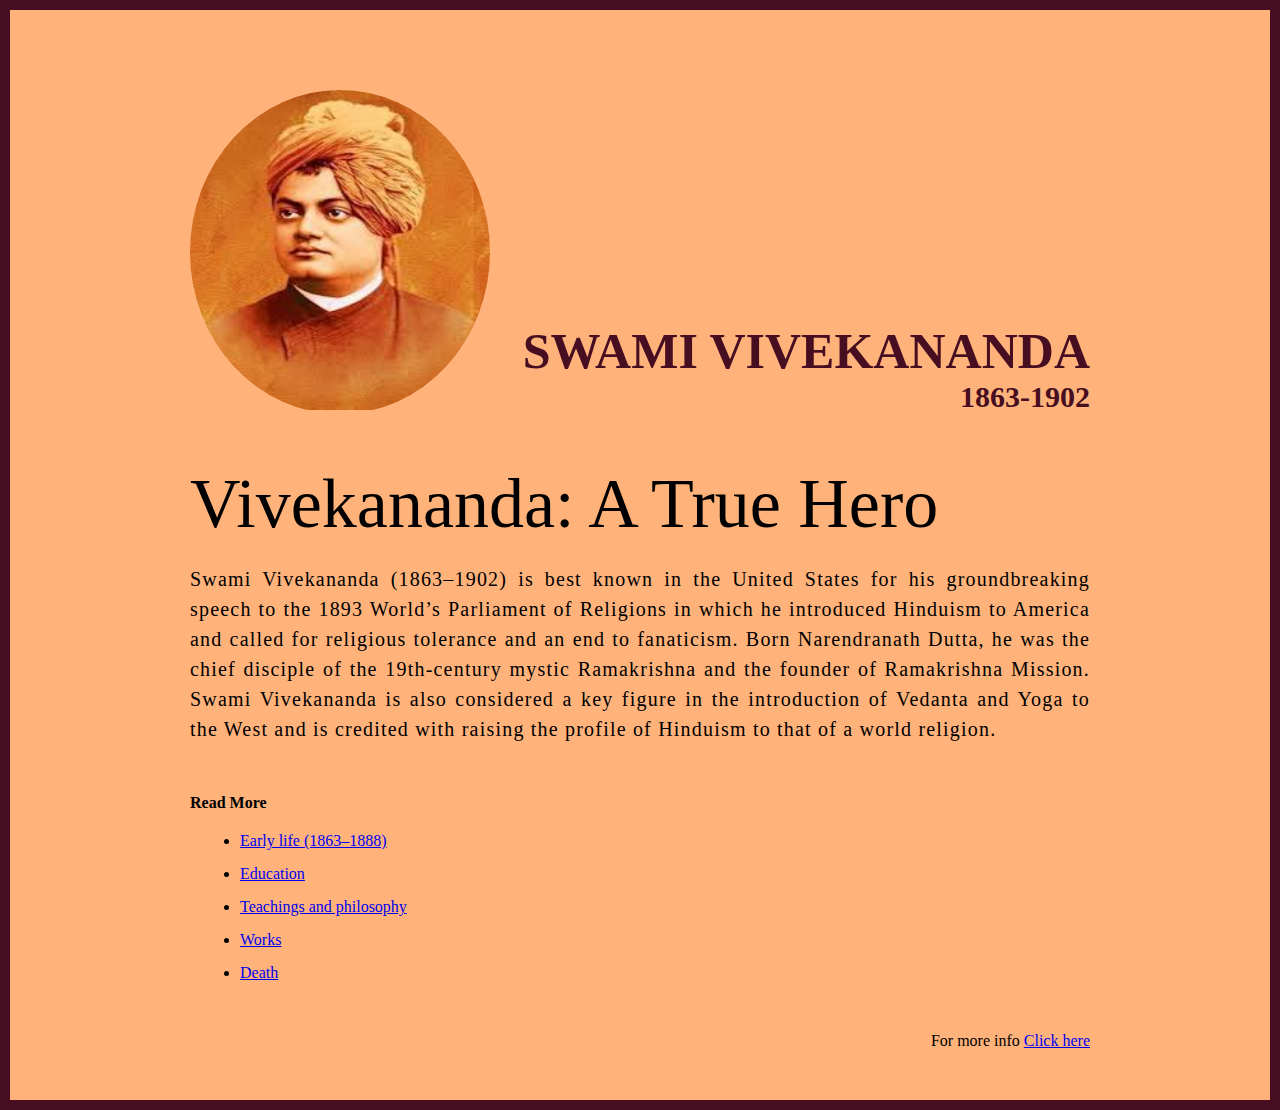
<file:  2.Tribute Page/index.html>
<!DOCTYPE html>
<html lang="en">

<head>
	<meta charset="UTF-8">
	<meta http-equiv="X-UA-Compatible" content="IE=edge">
	<meta name="viewport" content="width=device-width, initial-scale=1.0">
	<title>Tribute Page </title>
	<link rel="stylesheet" href="style.css">
</head>

<body>
	<div class="container">

		<div class="content">
			<section class="header">
				<div class="image">
					<img src="images/img.jpg" alt="Swami vivekananda image">
				</div>

				<div class="home">
					<h1 id="title">Swami Vivekananda</h1>
					<h5 id="years">1863-1902</h5>
				</div>
			</section>


			<section class="about">
				<h1 id="sub_title">Vivekananda: A True Hero</h1>

				<p>Swami Vivekananda (1863–1902) is best known in the United States for his groundbreaking speech to the
					1893 World’s Parliament of Religions in which he introduced Hinduism to America and called for
					religious
					tolerance and an end to fanaticism. Born Narendranath Dutta, he was the chief disciple of the
					19th-century mystic Ramakrishna and the founder of Ramakrishna Mission. Swami Vivekananda is also
					considered a key figure in the introduction of Vedanta and Yoga to the West and is credited with
					raising
					the profile of Hinduism to that of a world religion.</p>
			</section>

			<section class="end">

				<h4 id="last_title">Read More</h4>

				<ul>
					<li><a href="https://en.wikipedia.org/wiki/Swami_Vivekananda#Early_life_(1863%E2%80%931888)">Early
							life
							(1863–1888)</a></li>
					<li><a href="https://en.wikipedia.org/wiki/Swami_Vivekananda#Education">Education</a></li>
					<li><a href="https://en.wikipedia.org/wiki/Swami_Vivekananda#Teachings_and_philosophy">Teachings and
							philosophy</a></li>
					<li><a href="https://en.wikipedia.org/wiki/Swami_Vivekananda#Works">Works</a></li>
					<li><a href="https://en.wikipedia.org/wiki/Swami_Vivekananda#Death">Death</a></li>
				</ul>
			</section>

			<section class="footer">
				<p>For more info <a href="https://en.wikipedia.org/wiki/Swami_Vivekananda">Click here</a></p>
			</section>
		</div>
	</div>
</body>

</html>
</file>
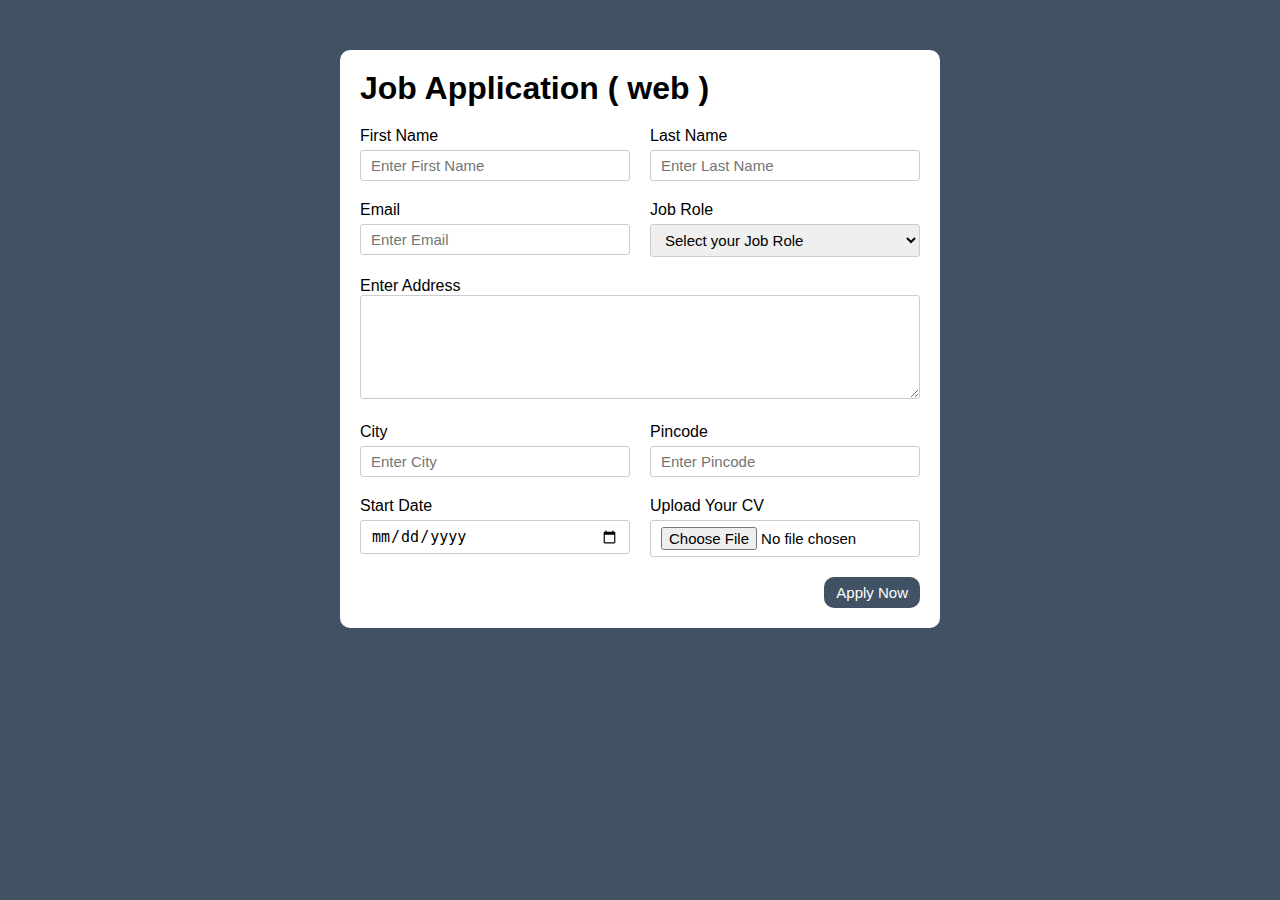
<file: 1.Job application form/index.html>
<!DOCTYPE html>
<html lang="en">

<head>
	<meta charset="UTF-8">
	<meta http-equiv="X-UA-Compatible" content="IE=edge">
	<meta name="viewport" content="width=device-width, initial-scale=1.0">
	<title>Job Application Webpage</title>
	<link rel="stylesheet" href="style.css">
</head>

<body>
	<div class="container">

		<section class="header">
			<h1>Job Application <span>( web )</span></h1>

			<form action="">
				<section class="content">

					<div class="first">
						<label for="one">First Name</label>
						<input type="text" placeholder="Enter First Name" id="one">
					</div>
					<div class="first">
						<label for="two">Last Name</label>

						<input type="text" placeholder="Enter Last Name" id="two">
					</div>
					<div class="first">
						<label for="three">Email</label>

						<input type="email" placeholder="Enter Email" id="three">
					</div>
					<div class="first">
						<label for="four">Job Role</label>
						<select name="Job role" id="four">
							<option value=" ">Select your Job Role</option>
							<option value="Backend Developer">Backend Developer</option>
							<option value="Frontend Developer">Frontend Developer</option>
							<option value="Full stack Developer">Full stack Developer</option>
						</select>
					</div>

					<div class="Address">
						<label for="five">Enter Address </label>
						<textarea id="five" name="address" cols="50" rows="5">
			 </textarea>
					</div>
					<div class="first">
						<label for="Six">City</label>

						<input type="text" placeholder="Enter City" id="Six">
					</div>
					<div class="first">
						<label for="seven">Pincode</label>

						<input type="number" placeholder="Enter Pincode" id="seven">
					</div>
					<div class="first">
						<label for="eight">Start Date</label>

						<input type="date" placeholder="Enter Date" id="eight">
					</div>
					<div class="first">
						<label for="upload"> Upload Your CV </label>
						<input type="file" id="upload" name="upload" />
					</div>
				</section>
				<div class="btn-container">
					<button type="submit">Apply Now</button>
				</div>
		</section>

	</div>

	</form>
</body>

</html>
</file>
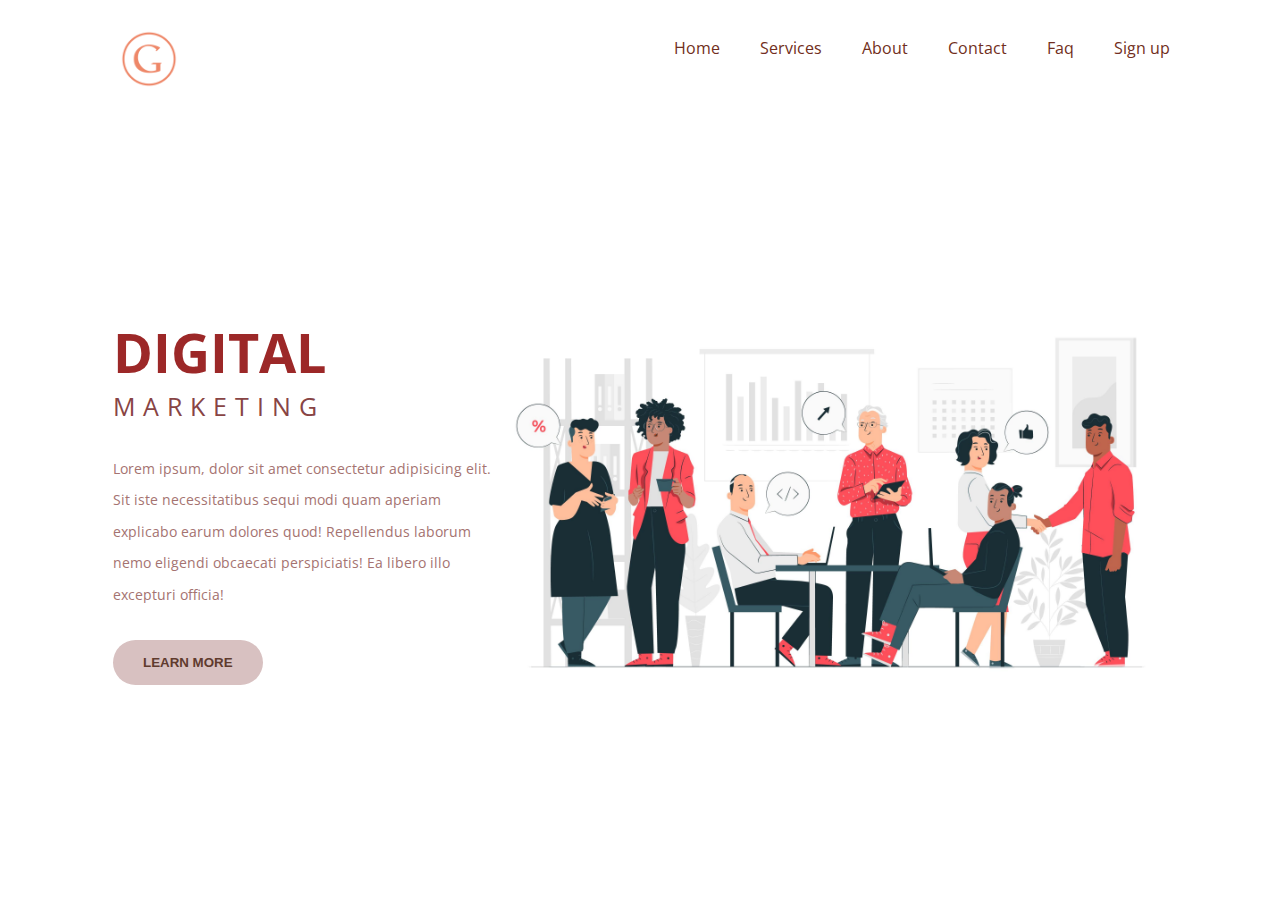
<file: 4.landing page/index.html>
<!DOCTYPE html>
<html lang="en">
<head>
	<meta charset="UTF-8">
	<meta http-equiv="X-UA-Compatible" content="IE=edge">
	<meta name="viewport" content="width=device-width, initial-scale=1.0">
	<title>Flex-box tutorial</title>
	<link href="https://fonts.googleapis.com/css2?family=Fuzzy+Bubbles&family=Open+Sans:wght@400;700&family=Stylish&display=swap" rel="stylesheet">
	<link rel="stylesheet" href="style.css">
</head>
<body>
	<header>
		<div class="logo">
		<img src="./images/logo.png" alt="logo">
		</div>
		<nav>
			<ul>
				<li><a href="#">Home</a></li>
				<li><a href="#">Services</a></li>
				<li><a href="#"> About</a></li>
				<li><a href="#">Contact</a></li>
				<li><a href="#">Faq</a></li>
				<li><a href="#" id="signup- btn">Sign up</a></li>
			</ul>
		</nav> 
	</header>
	<main>
		<div class="content-left">
			<h1>Digital</h1>
			<h2>Marketing</h2>
			<p>Lorem ipsum, dolor sit amet consectetur adipisicing elit. Sit iste necessitatibus sequi modi quam aperiam explicabo earum dolores quod! Repellendus laborum nemo eligendi obcaecati perspiciatis! Ea libero illo excepturi officia!</p>
			<button class="cta">Learn More</button>
		</div>
		<div class="content-right">
			<img src="./images/img1.png" alt="comapany-image" class="bg-image ">
		</div>
	</main>

</body>
</html>
</file>
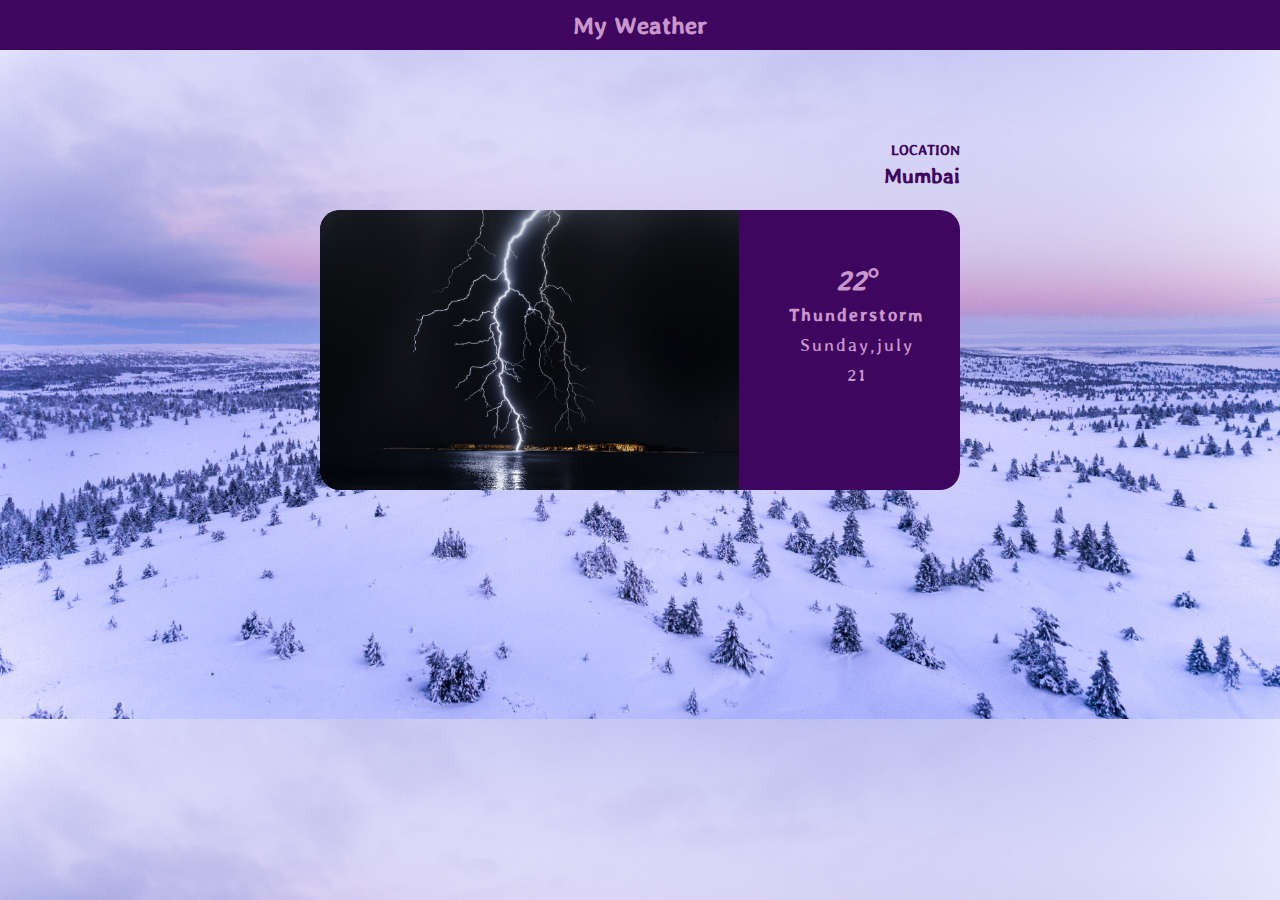
<file: 6.Weather api template/index.html>
<!DOCTYPE html>
<html lang="en">

<head>
	<meta charset="UTF-8">
	<meta http-equiv="X-UA-Compatible" content="IE=edge">
	<meta name="viewport" content="width=device-width, initial-scale=1.0">
	<title>Weather api template</title>
	<link
		href="https://fonts.googleapis.com/css2?family=Fuzzy+Bubbles&family=Nunito:ital,wght@0,400;1,200&family=Open+Sans:wght@400;700&family=Stylish&display=swap"
		rel="stylesheet">
	<link rel="stylesheet" href="style.css">
</head>

<body>
	 <header>
		 <h1>My Weather</h1>
	 </header>

	 <div class="box">

 		<div class="location">
			<h4>LOCATION</h4>
			<h2>Mumbai</h2>
		</div>

		<div class="main">

			<div class="card">
				<img src="images/bg.jpg" alt="cloud-image" class="logo">
			</div>
			<div class="container">
				<h1>22° </h1>
				<p><b>Thunderstorm</b></p>
				<p class="day">Sunday,july 21</p>
			</div>
			
		</div>

    </div>
</body>
</html>
</file>
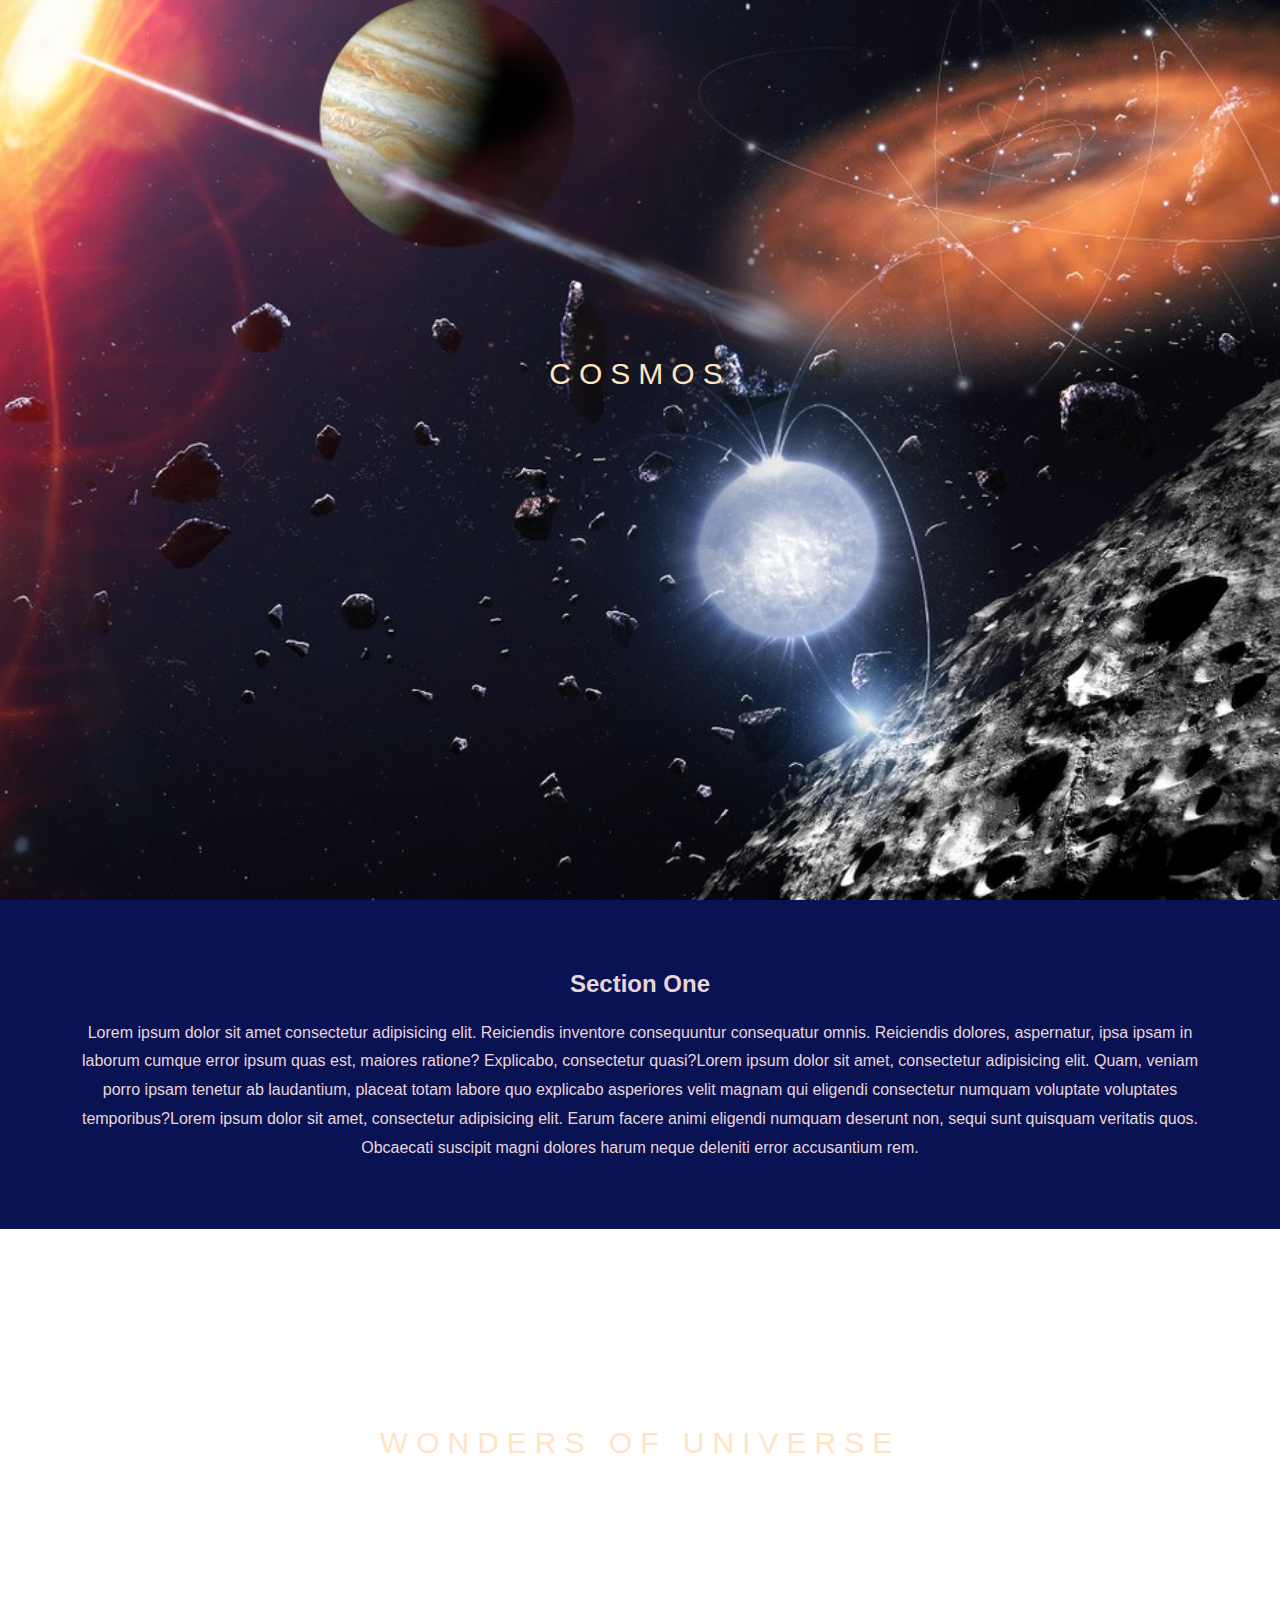
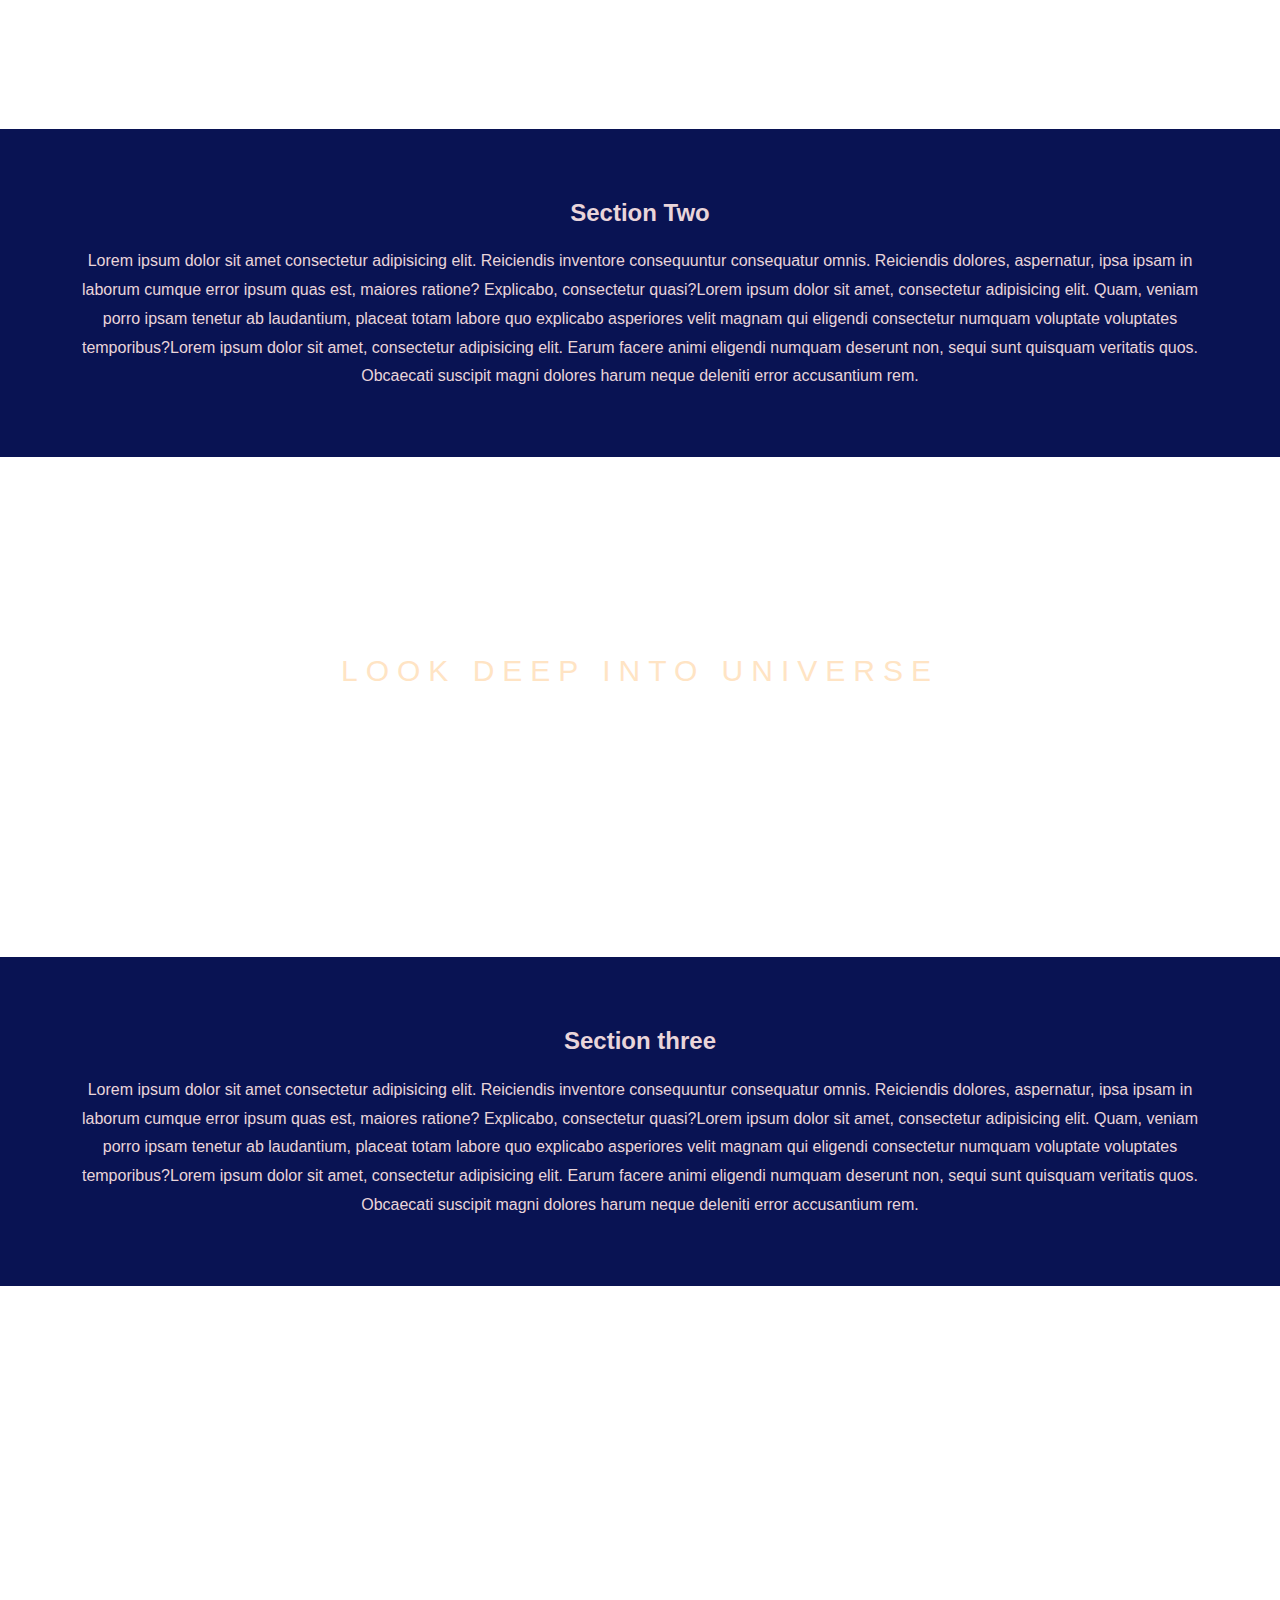
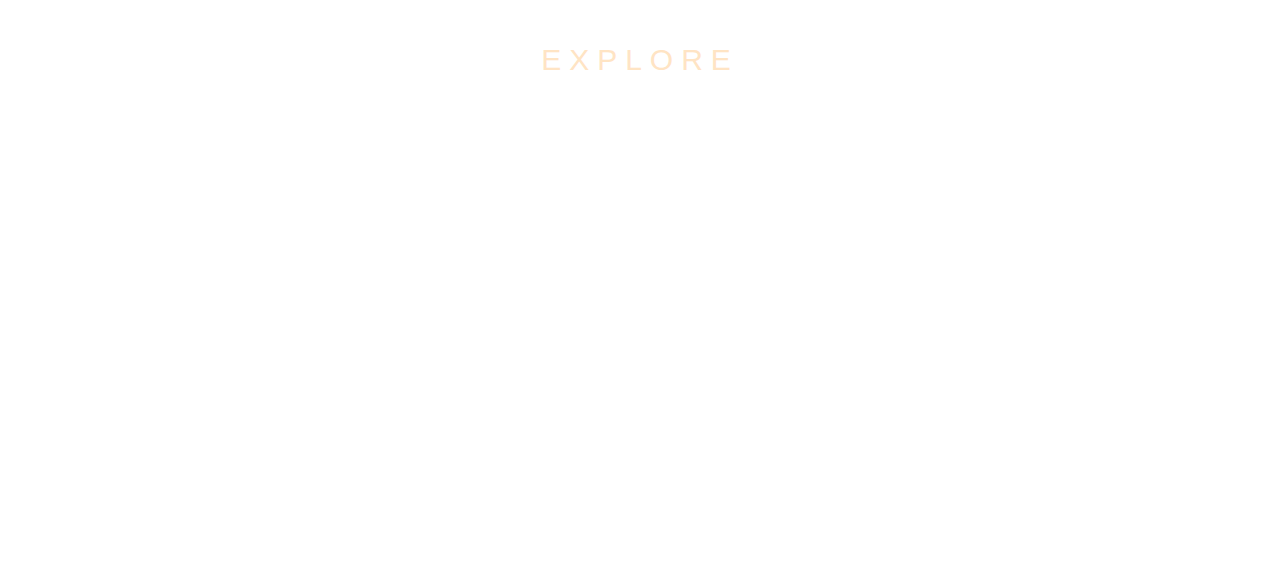
<file: 8.Parallex/index.html>
<!DOCTYPE html>
<html lang="en">
<head>
	<meta charset="UTF-8">
	<meta http-equiv="X-UA-Compatible" content="IE=edge">
	<meta name="viewport" content="width=device-width, initial-scale=1.0">
	<title>Parallex Website</title>
	<link rel="stylesheet" href="style.css">
</head>
<body>
	<section class="img1">
		<div class="text">
			<span class="textbg">
				cosmos
			</span>
		</div>
	</section>
	<section class="one light">
		 <h2>Section One</h2>
		 <p>Lorem ipsum dolor sit amet consectetur adipisicing elit. Reiciendis inventore consequuntur consequatur omnis. Reiciendis dolores, aspernatur, ipsa ipsam in laborum cumque error ipsum quas est, maiores ratione? Explicabo, consectetur quasi?Lorem ipsum dolor sit amet, consectetur adipisicing elit. Quam, veniam porro ipsam tenetur ab laudantium, placeat totam labore quo explicabo asperiores velit magnam qui eligendi consectetur numquam voluptate voluptates temporibus?Lorem ipsum dolor sit amet, consectetur adipisicing elit. Earum facere animi eligendi numquam deserunt non, sequi sunt quisquam veritatis quos. Obcaecati suscipit magni dolores harum neque deleniti error accusantium rem.</p>
	</section>

	<section class="img2">
		<div class="text">
			<span class="textbg">
				Wonders of Universe 
			</span>
		</div>
	</section>
	<section class="one dark">
		 <h2>Section Two</h2>
		 <p>Lorem ipsum dolor sit amet consectetur adipisicing elit. Reiciendis inventore consequuntur consequatur omnis. Reiciendis dolores, aspernatur, ipsa ipsam in laborum cumque error ipsum quas est, maiores ratione? Explicabo, consectetur quasi?Lorem ipsum dolor sit amet, consectetur adipisicing elit. Quam, veniam porro ipsam tenetur ab laudantium, placeat totam labore quo explicabo asperiores velit magnam qui eligendi consectetur numquam voluptate voluptates temporibus?Lorem ipsum dolor sit amet, consectetur adipisicing elit. Earum facere animi eligendi numquam deserunt non, sequi sunt quisquam veritatis quos. Obcaecati suscipit magni dolores harum neque deleniti error accusantium rem.</p>
	</section>

	<section class="img3">
		<div class="text">
			<span class="textbg">
				Look Deep into Universe
			</span>
		</div>
	</section>
	<section class="one dark">
		 <h2>Section three</h2>
		 <p>Lorem ipsum dolor sit amet consectetur adipisicing elit. Reiciendis inventore consequuntur consequatur omnis. Reiciendis dolores, aspernatur, ipsa ipsam in laborum cumque error ipsum quas est, maiores ratione? Explicabo, consectetur quasi?Lorem ipsum dolor sit amet, consectetur adipisicing elit. Quam, veniam porro ipsam tenetur ab laudantium, placeat totam labore quo explicabo asperiores velit magnam qui eligendi consectetur numquam voluptate voluptates temporibus?Lorem ipsum dolor sit amet, consectetur adipisicing elit. Earum facere animi eligendi numquam deserunt non, sequi sunt quisquam veritatis quos. Obcaecati suscipit magni dolores harum neque deleniti error accusantium rem.</p>
	</section>

	<section class="img4">
		<div class="text">
			<span class="textbg">
				Explore
			</span>
		</div>
	</section>
</body>
</html>
</file>
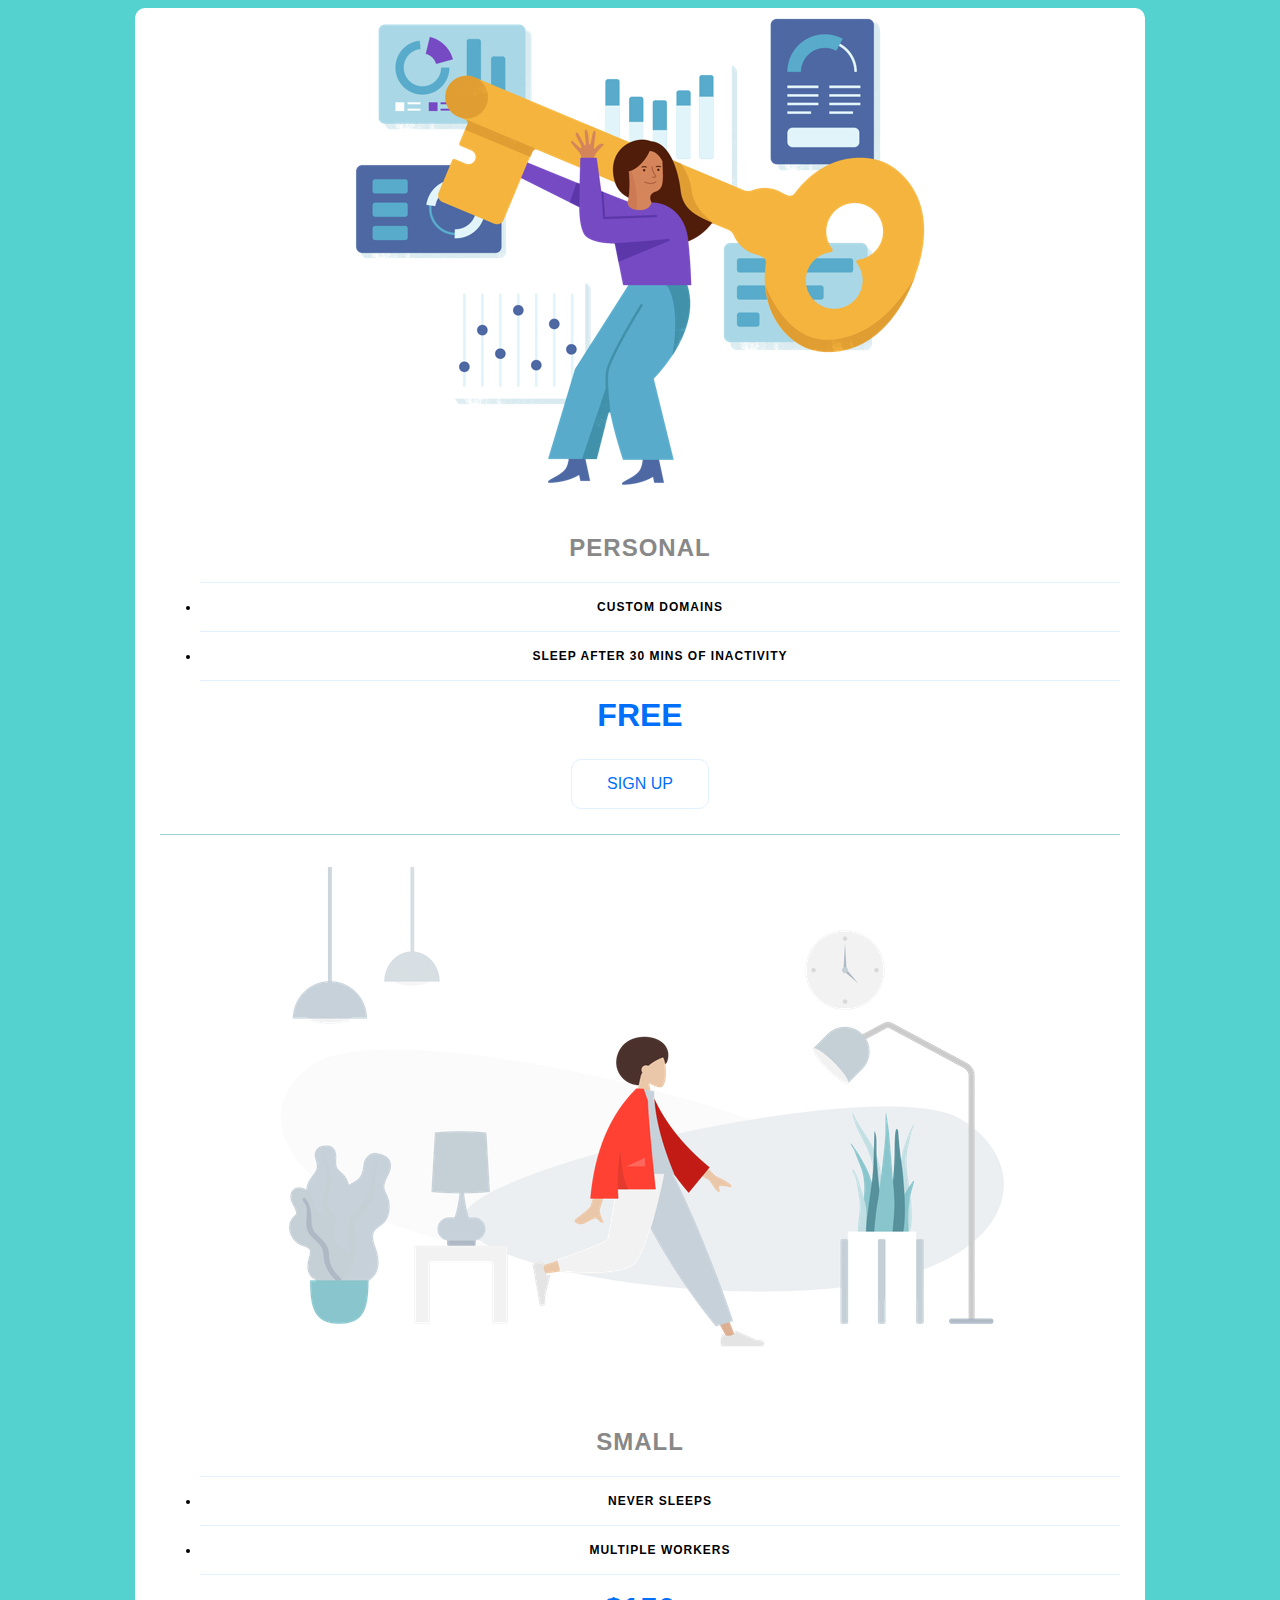
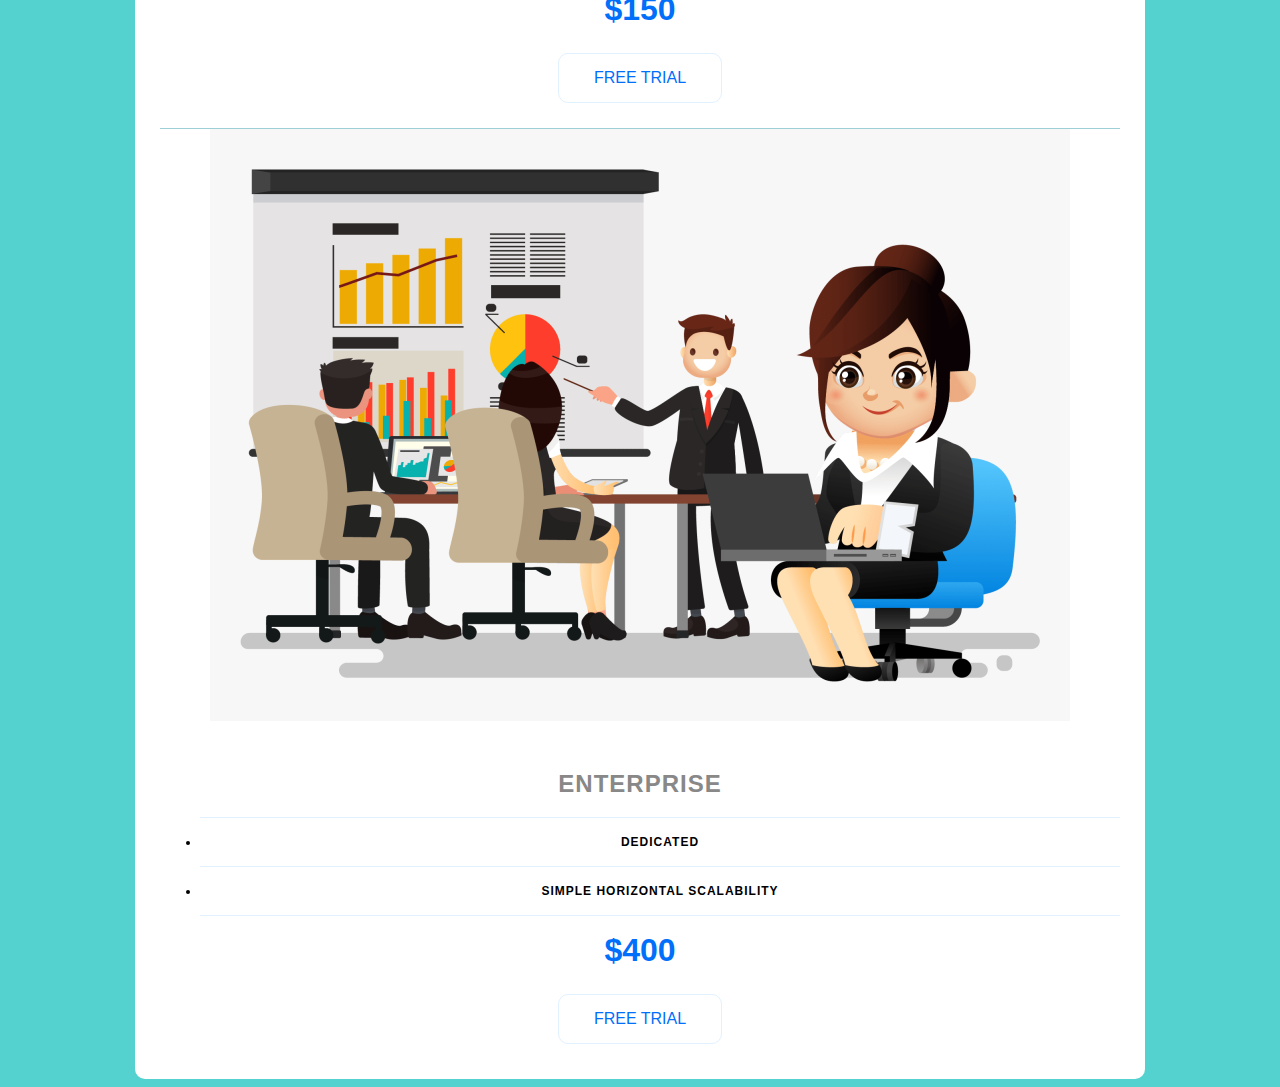
<file: 9.pricing panel/index.html>
<!DOCTYPE html>
<html lang="en">
<head>
	<meta charset="UTF-8">
	<meta http-equiv="X-UA-Compatible" content="IE=edge">
	<meta name="viewport" content="width=device-width, initial-scale=1.0">
	<title>Pricing panel</title>
	<link rel="stylesheet" href="style.css">
</head>
<body>
	<div class="panel pricing-table">
		<div class="pricing-plan">
			<img src="images/1.png" alt="img" class="pricing-image">
			<h2 class="pricing-header">Personal</h2>
			<ul class="pricing-features">
				<li class="pricing-features-items">Custom domains</li>
				<li class="pricing-features-items">Sleep after 30 mins of inactivity</li>
			</ul>
			<span class="pricing-price">Free</span>
			<a href="#/" class="pricing-button ">Sign up</a>
		</div>
		<div class="pricing-plan">
			<img src="images/2.png" alt="img2" class="pricing-image">
			<h2 class="pricing-header">Small</h2>
			<ul class="pricing-features">
				<li class="pricing-features-items">Never Sleeps</li>
				<li class="pricing-features-items">Multiple workers</li>
			</ul>
			<span class="pricing-price">$150</span>
			<a href="#/" class="pricing-button">free trial</a>
		</div>
		<div class="pricing-plan">
			<img src="images/3.png" alt="img3" class="pricing-image">
			<h2 class="pricing-header">Enterprise</h2>
			<ul class="pricing-features">
				<li class="pricing-features-items">Dedicated</li>
				<li class="pricing-features-items">Simple horizontal scalability</li>
			</ul>
			<span class="pricing-price">$400</span>
			<a href="#/" class="pricing-button ">free trial</a>
		</div>
	</div>

</body>
</html>
</file>
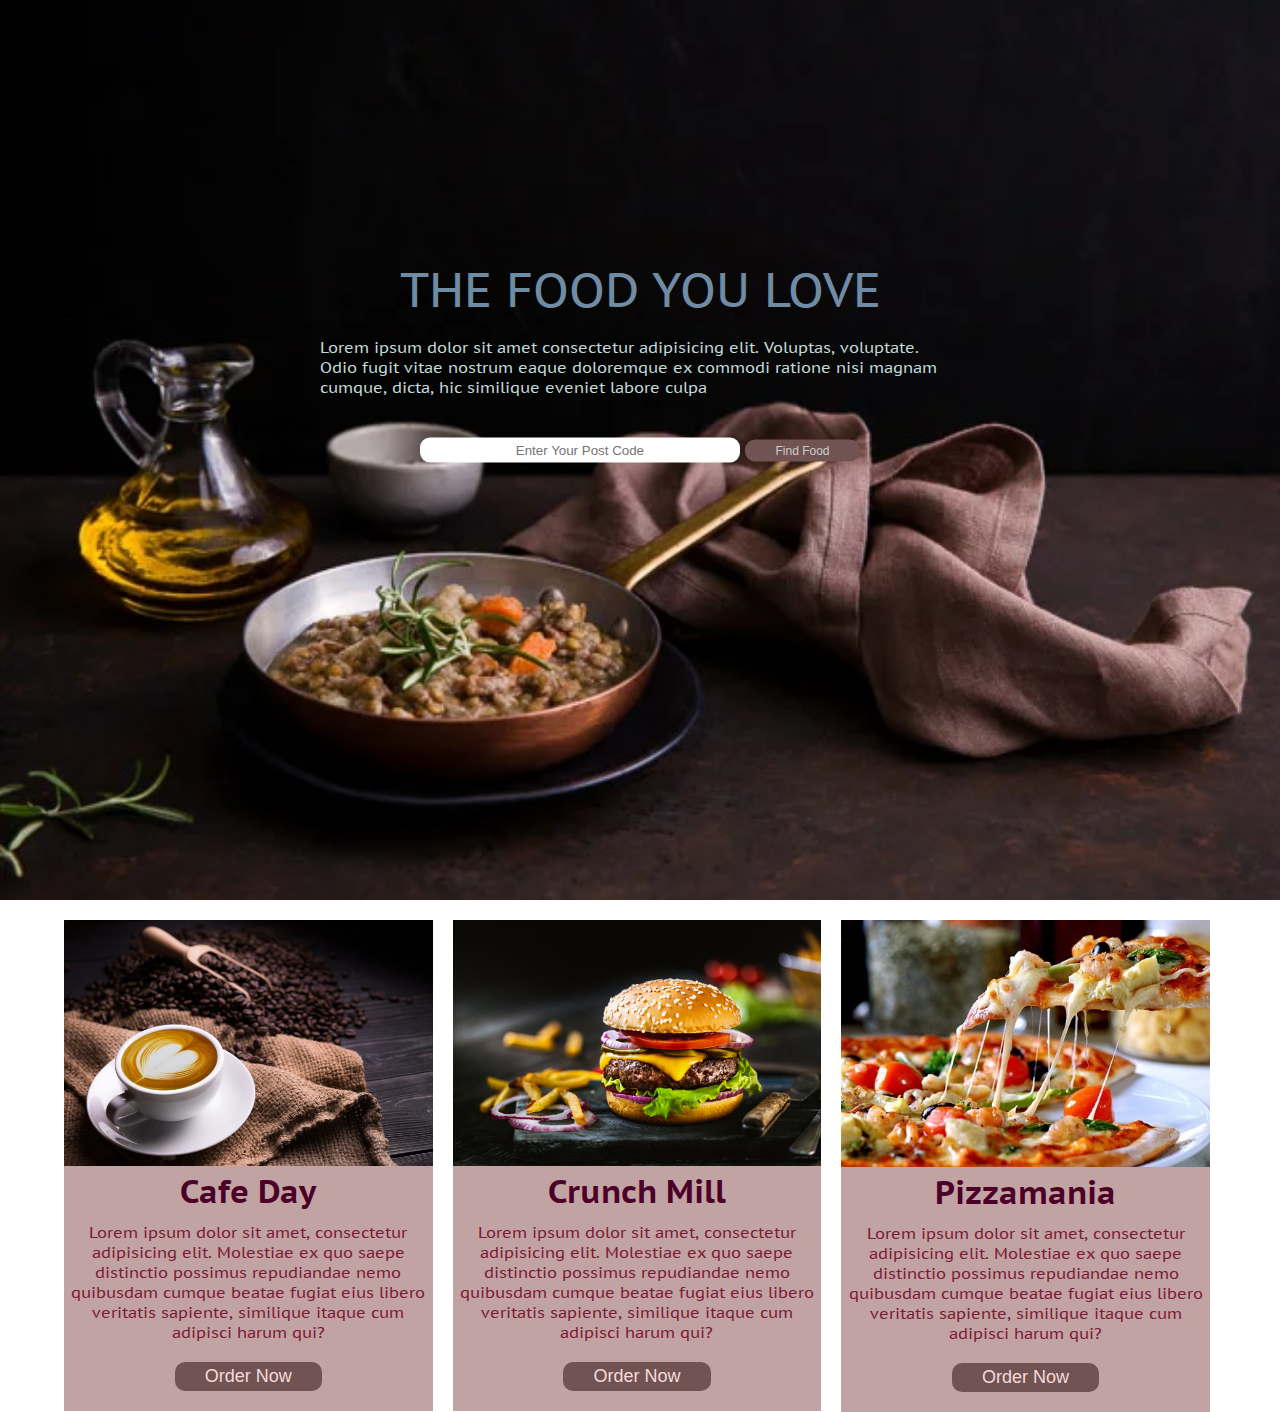
<file: Food Page/index.html>
<!DOCTYPE html>
<html lang="en">

<head>
	<meta charset="UTF-8">
	<meta http-equiv="X-UA-Compatible" content="IE=edge">
	<meta name="viewport" content="width=device-width, initial-scale=1.0">
	<title>Food Blog</title>
	<link
		href="https://fonts.googleapis.com/css2?family=Fuzzy+Bubbles&family=Nunito:ital,wght@0,400;1,200&family=Open+Sans:wght@400;700&family=PT+Sans+Caption&family=Stylish&display=swap"
		rel="stylesheet">
	<link rel="stylesheet" href="style.css">
</head>

<body>


	<section class="header">
		<div class="wrapper">
			
				<h1>THE FOOD YOU LOVE</h1>

				<p>Lorem ipsum dolor sit amet consectetur adipisicing elit. Voluptas, voluptate. Odio fugit vitae
					nostrum eaque doloremque ex commodi ratione nisi magnam cumque, dicta, hic similique eveniet labore
					culpa </p>
			
			<div class="form_code">
				<input class="input" type="text" placeholder="Enter Your Post Code">
				<button class="btn">Find Food</button>
			</div>
		</div>

	</section>

	<section class="content">
		<div class="container">
			<img src="images/img2.jpg" alt="" class="image">
			<h1 class="title">
				Cafe Day
			</h1>
			<p class="info">
				Lorem ipsum dolor sit amet, consectetur adipisicing elit. Molestiae ex quo saepe distinctio possimus repudiandae nemo quibusdam cumque beatae fugiat eius libero veritatis sapiente, similique itaque cum adipisci harum qui?
			</p>
			<button type="submit" class="order">Order Now</button>
		</div>

		<div class="container">
			<img src="images/img3.jpg" alt="" class="image">
			<h1 class="title">
				Crunch Mill
			</h1>
			<p class="info">
				Lorem ipsum dolor sit amet, consectetur adipisicing elit. Molestiae ex quo saepe distinctio possimus repudiandae nemo quibusdam cumque beatae fugiat eius libero veritatis sapiente, similique itaque cum adipisci harum qui?
			</p>
			<button type="submit" class="order">Order Now</button>
		</div>

		<div class="container">
			<img src="images/img4.jpg" alt="" class="image">
			<h1 class="title">
				Pizzamania
			</h1>
			<p class="info">
				Lorem ipsum dolor sit amet, consectetur adipisicing elit. Molestiae ex quo saepe distinctio possimus repudiandae nemo quibusdam cumque beatae fugiat eius libero veritatis sapiente, similique itaque cum adipisci harum qui?
			</p>
			<button type="submit" class="order">Order Now</button>
		</div>
	</section>

</body>

</html>
</file>
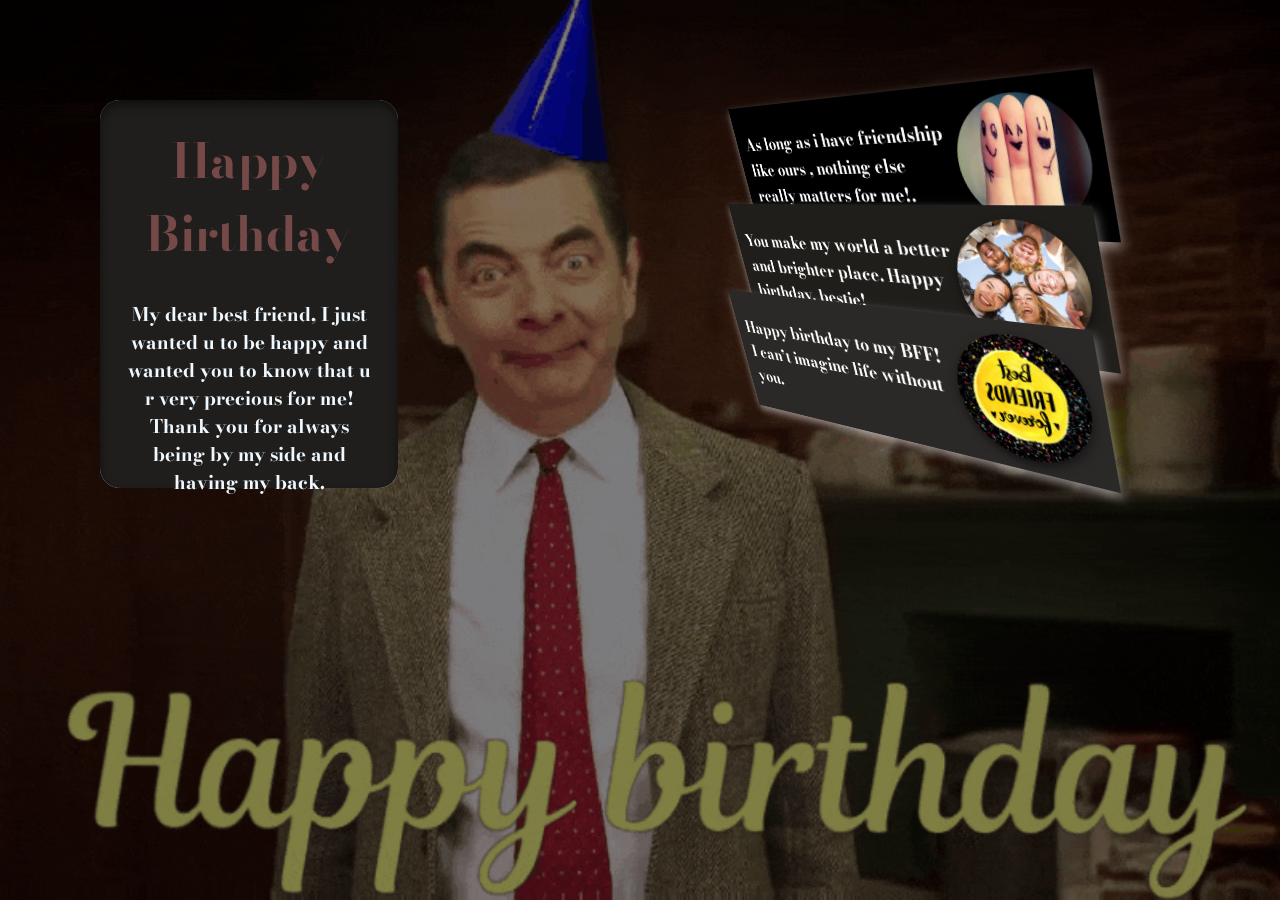
<file: my/index.html>
<!DOCTYPE html>
<html lang="en">
<head>
    <meta charset="UTF-8">
    <meta http-equiv="X-UA-Compatible" content="IE=edge">
    <meta name="viewport" content="width=device-width, initial-scale=1.0">
    <title>Document</title>
    <link rel="stylesheet" href="style.css">
</head>
<body>
    <div class="container">
        <div class="card">
            <div class="outside">
                <h1>Happy Birthday</h1>
                <h3>My dear best friend, I just wanted u to be happy and wanted you to know that u r very precious for me!<br>
                    Thank you for always being by my side and having my back.</h3>
            </div>
            <div class="inside">
                <img src="img.png"/>
                <h3>I always feel so lucky to have u as my best friend!
                </h3>
            </div>
        </div>

        <div class="block">
            <div class="frames frame1">
                <img src="img1.png" alt="">
                <p>As long as i have friendship like ours , nothing else really matters for me!.</p>
            </div>
            <div class="frames frame2">
                <img src="img2.png" alt="">
                <p>You make my world a better and brighter place. Happy birthday, bestie! 
                </p>
            </div>
            <div class="frames frame3">
                <img src="img3.png" alt="">
                <p>Happy birthday to my BFF! I can’t imagine life without you. 
                </p>
            </div>
        </div>

    </div>
</body>
</html>
</file>
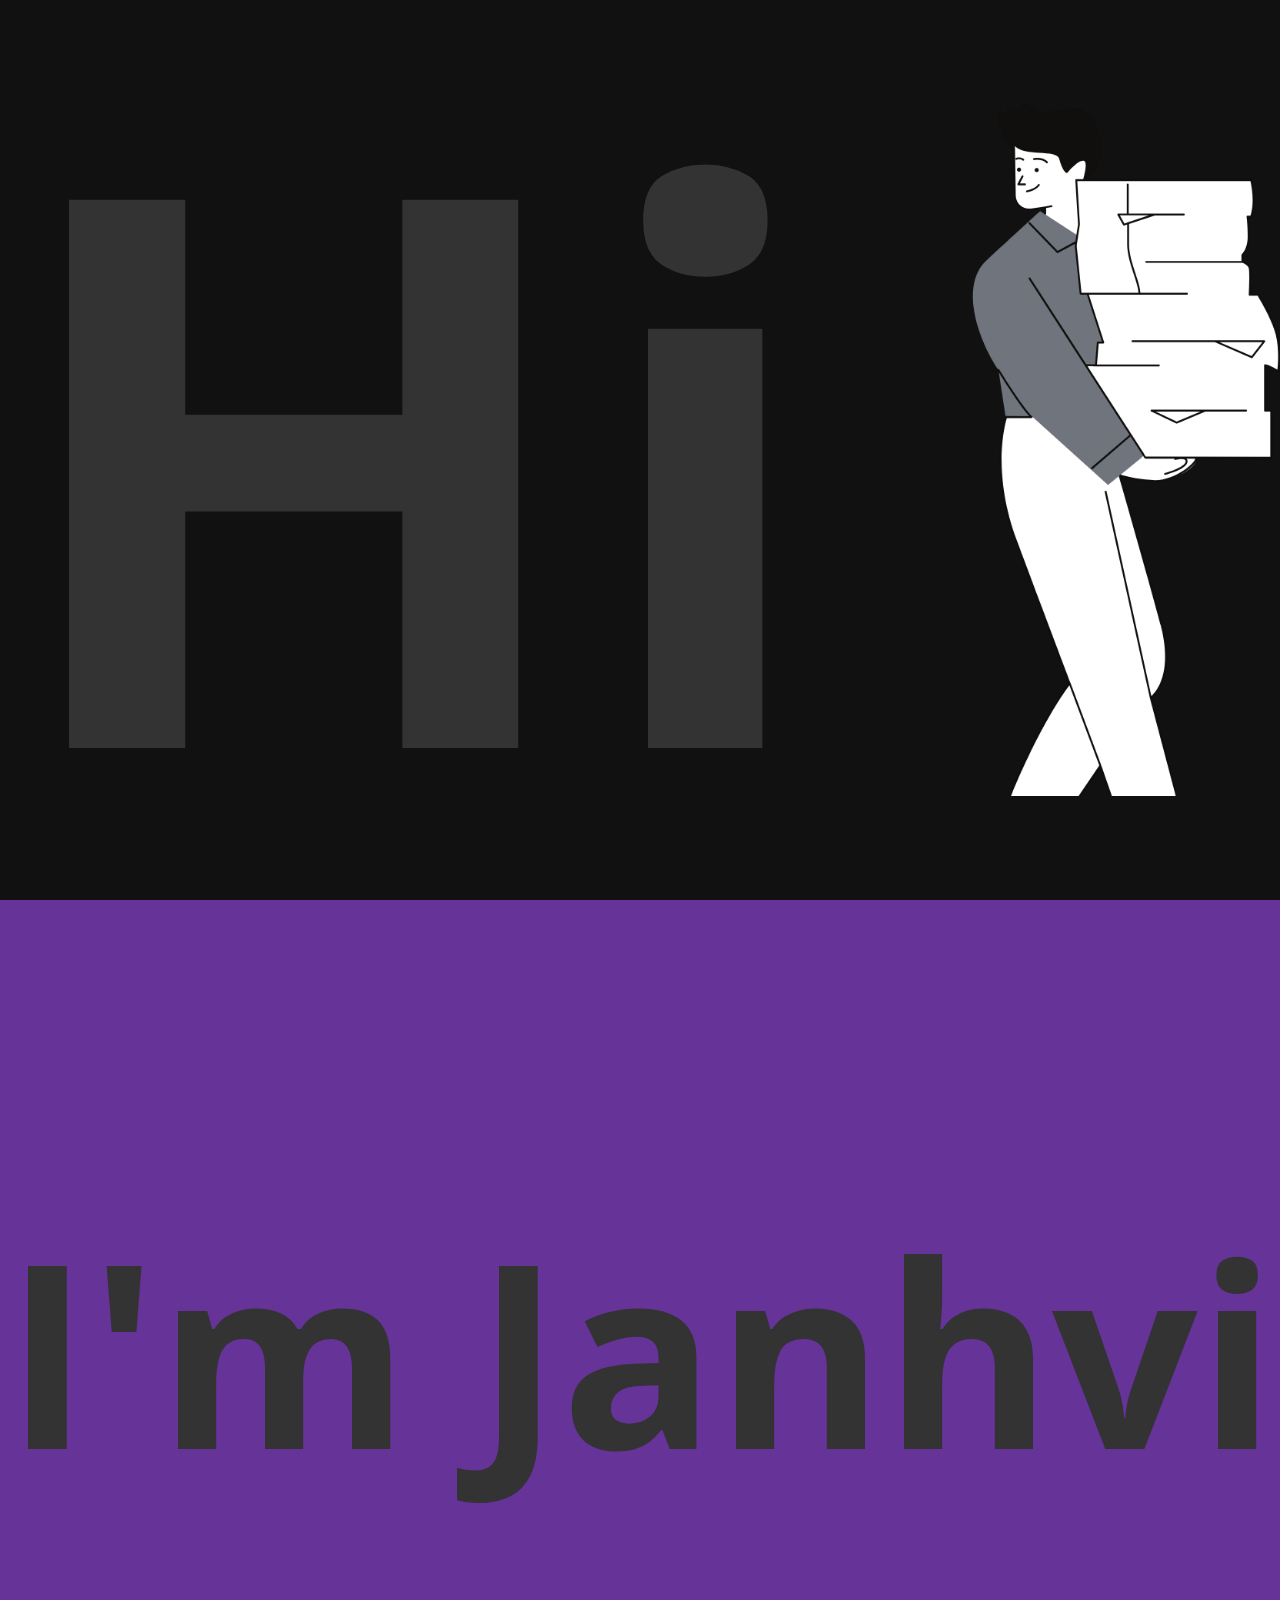
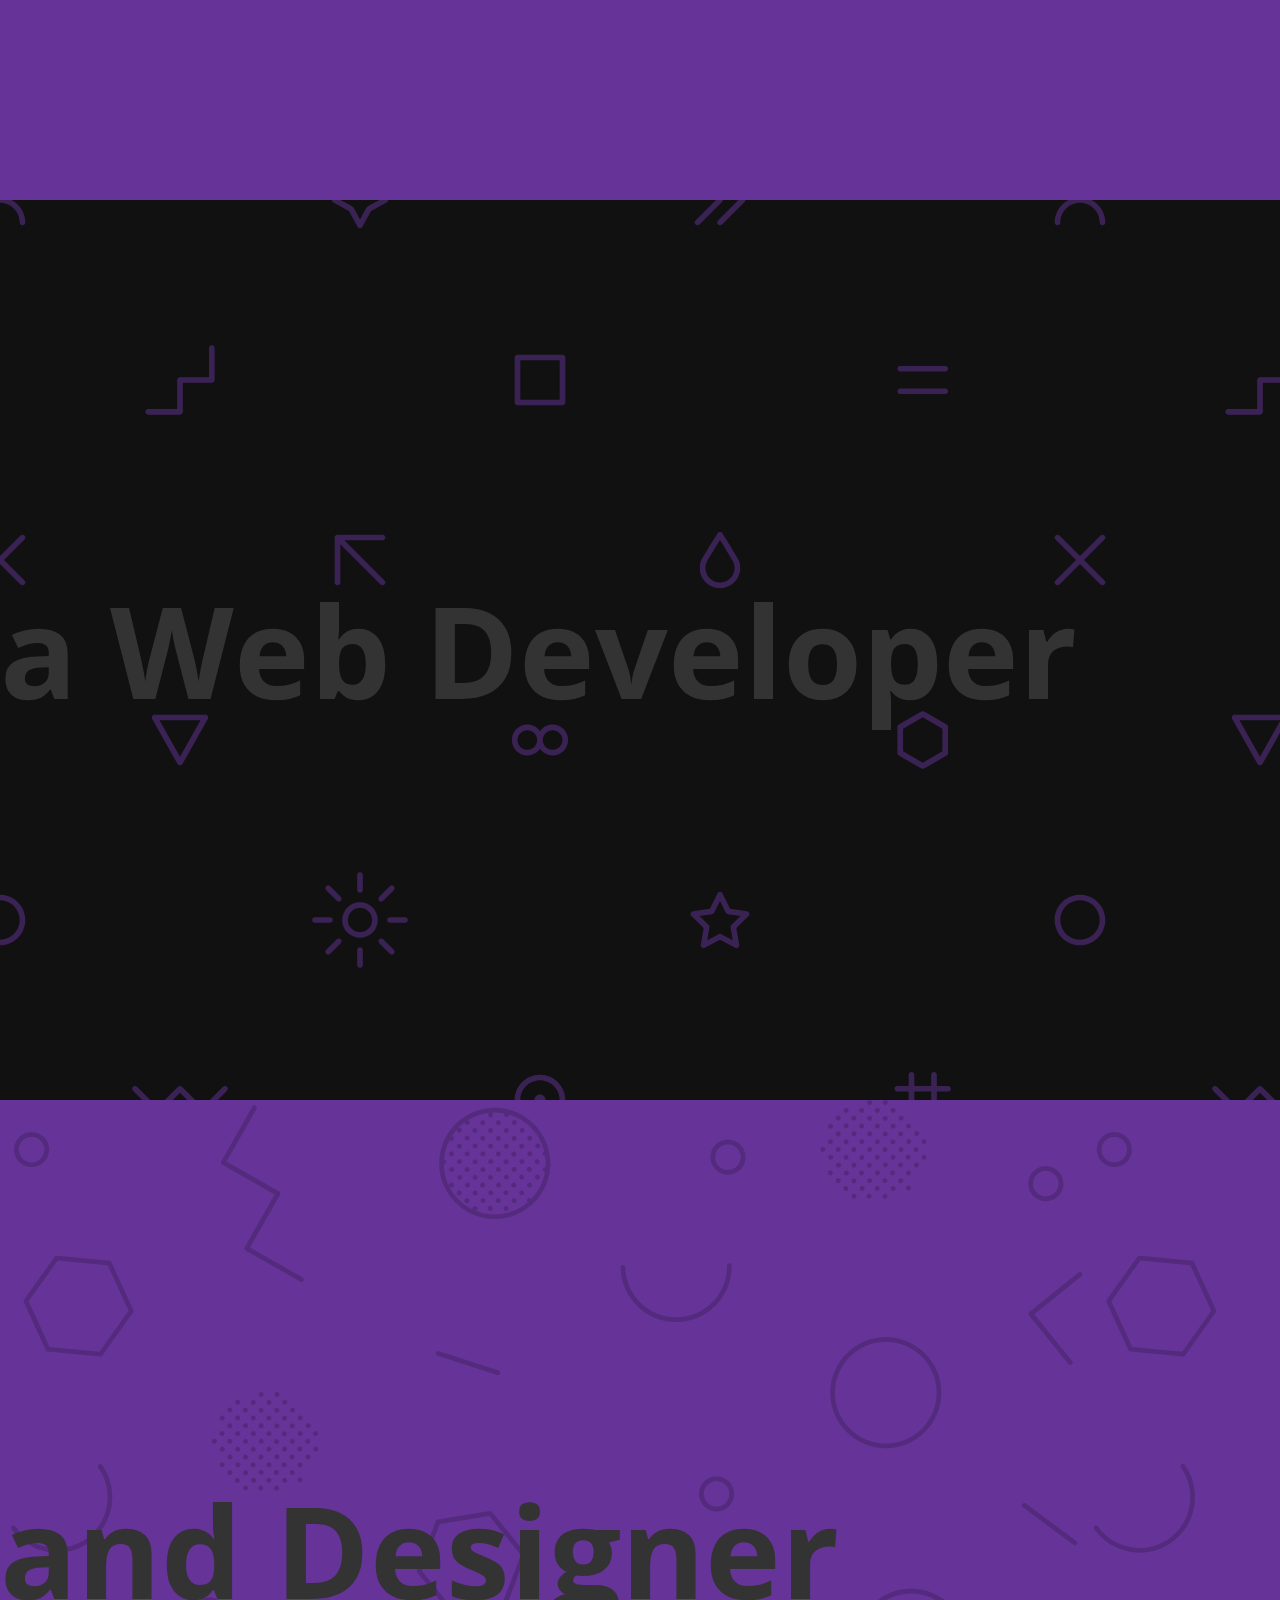
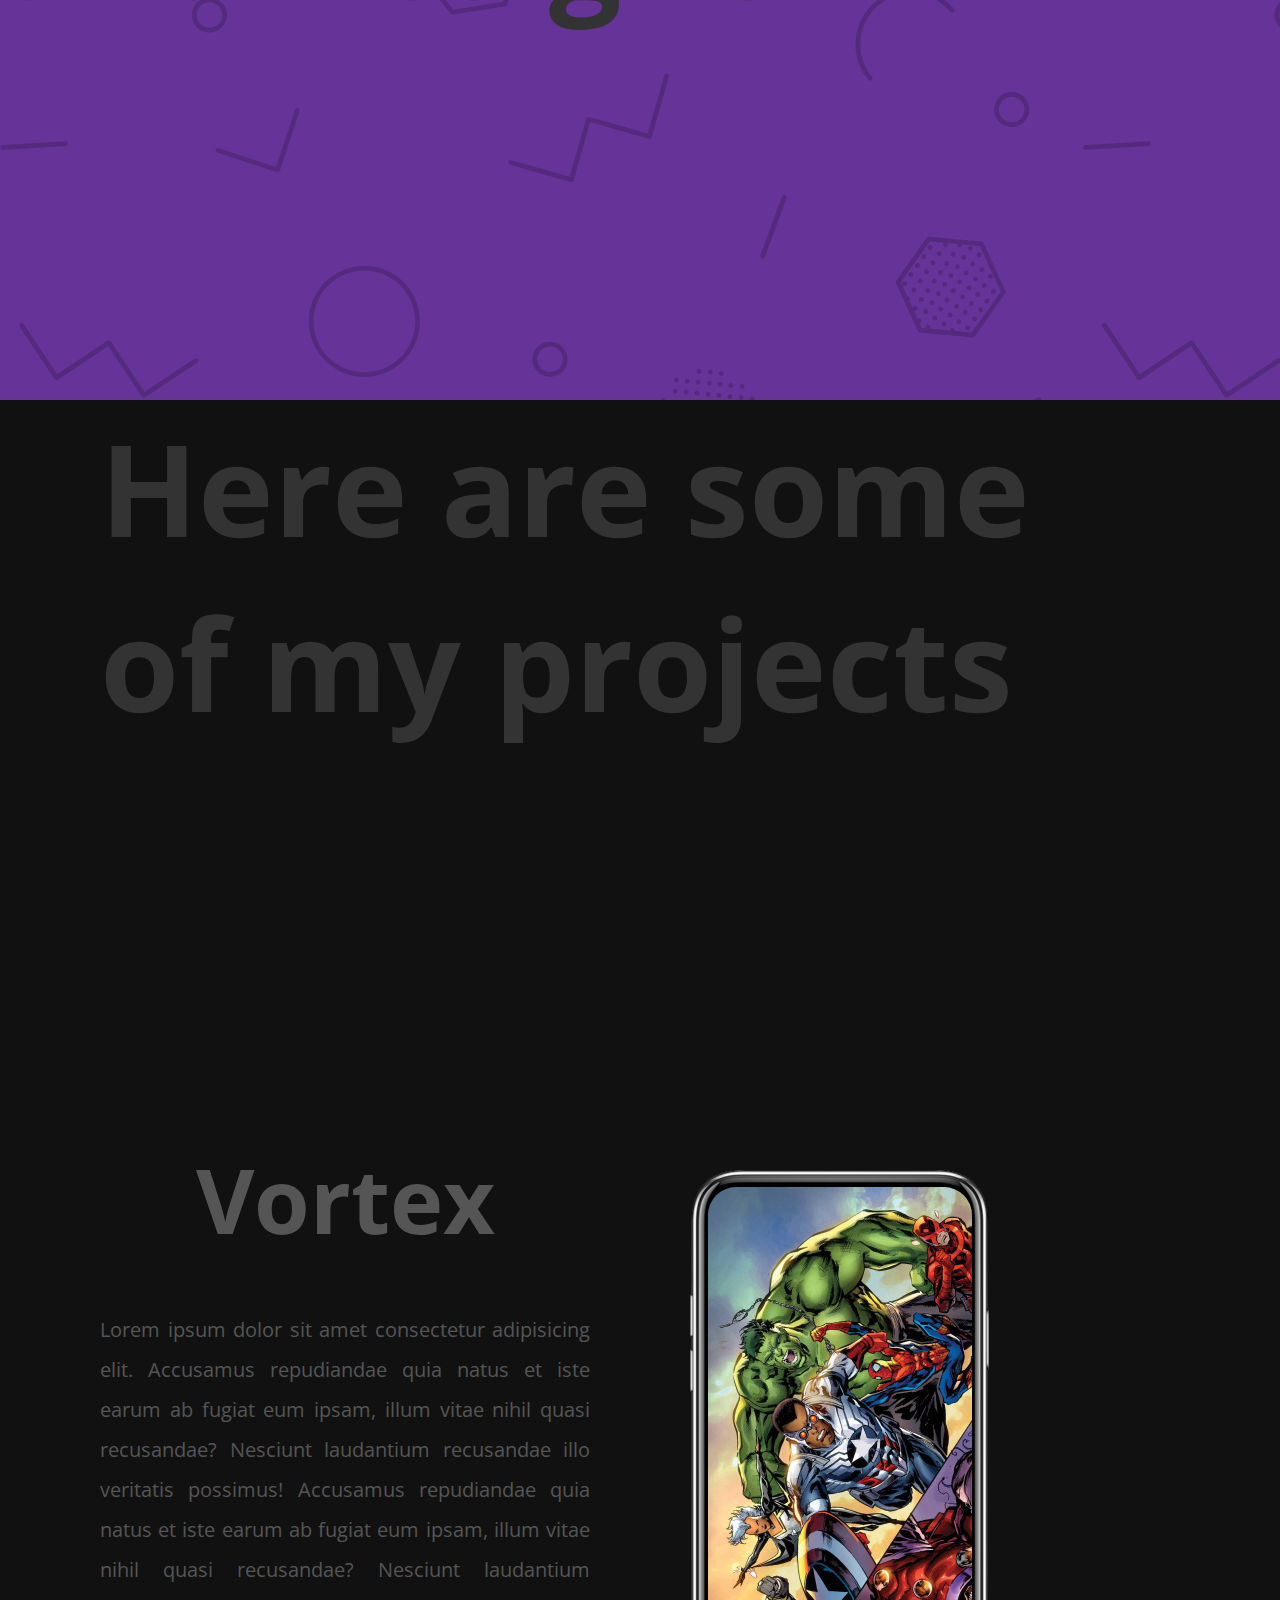
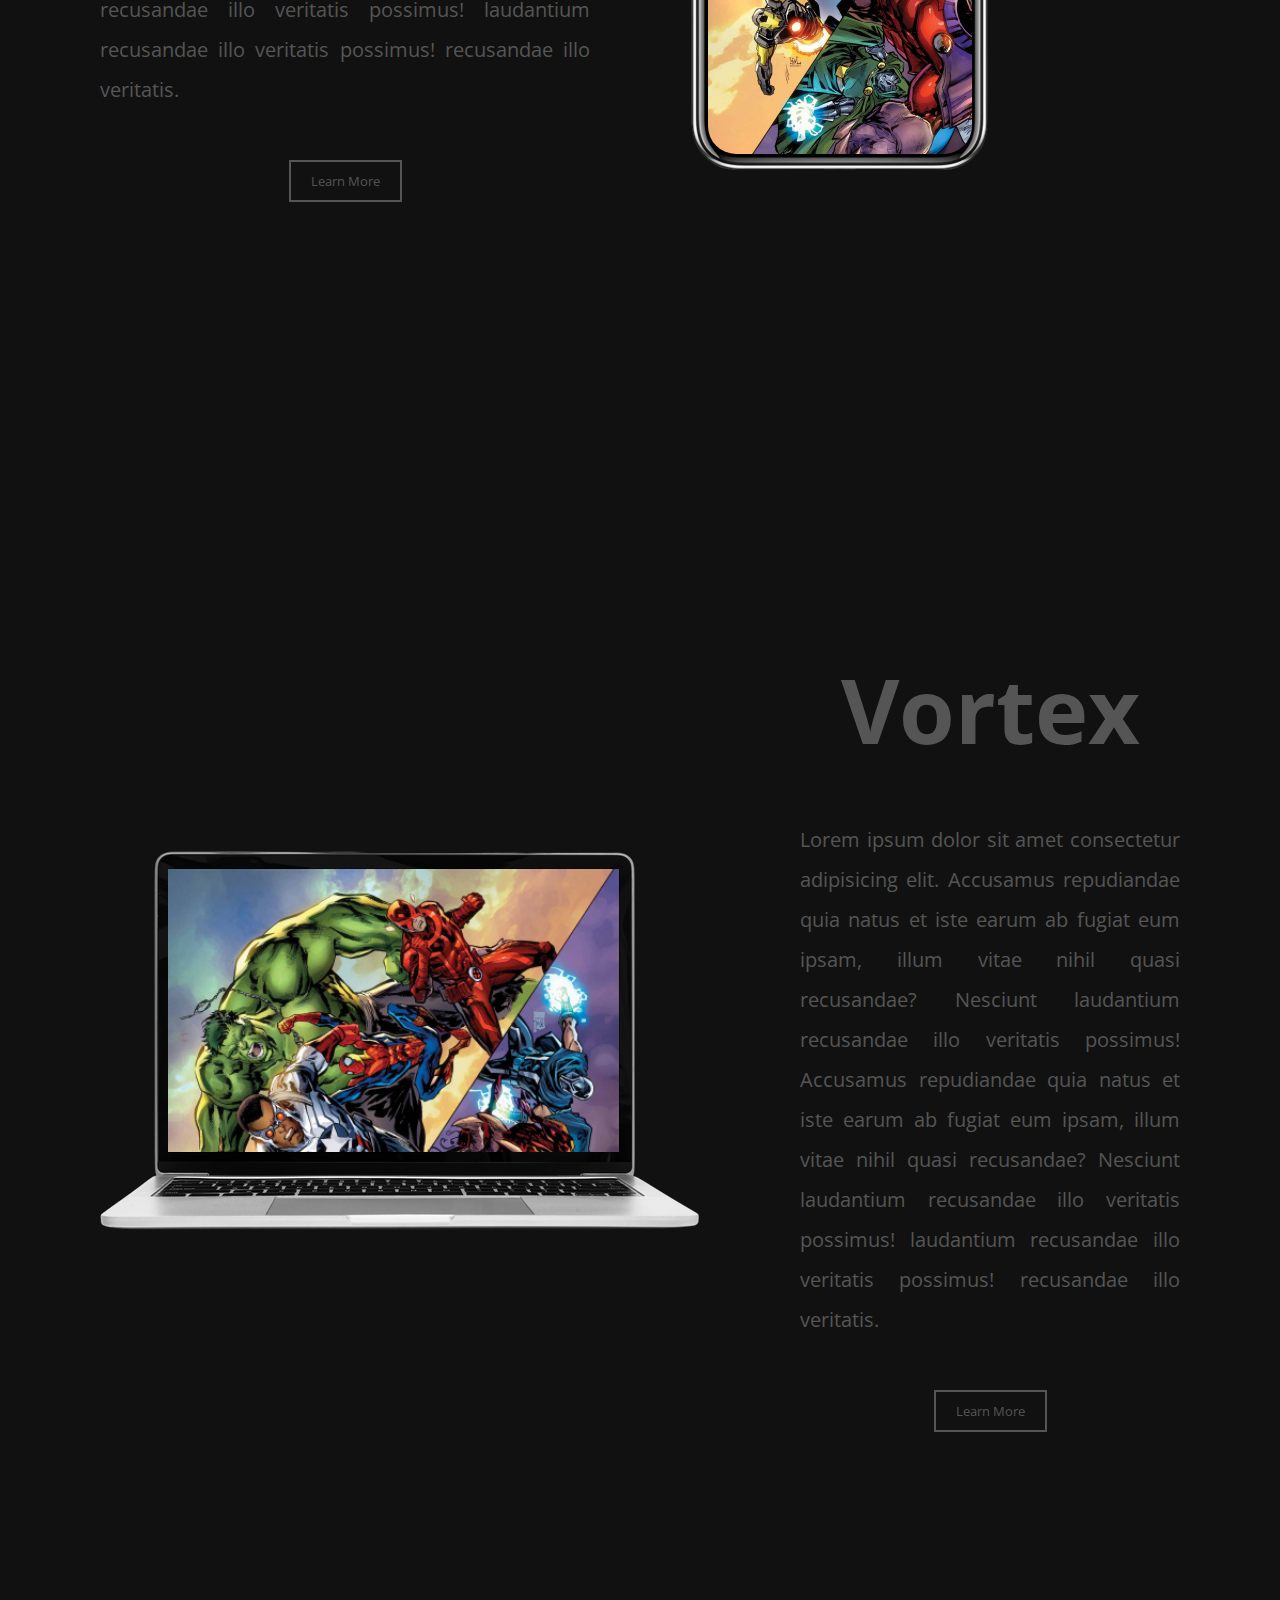
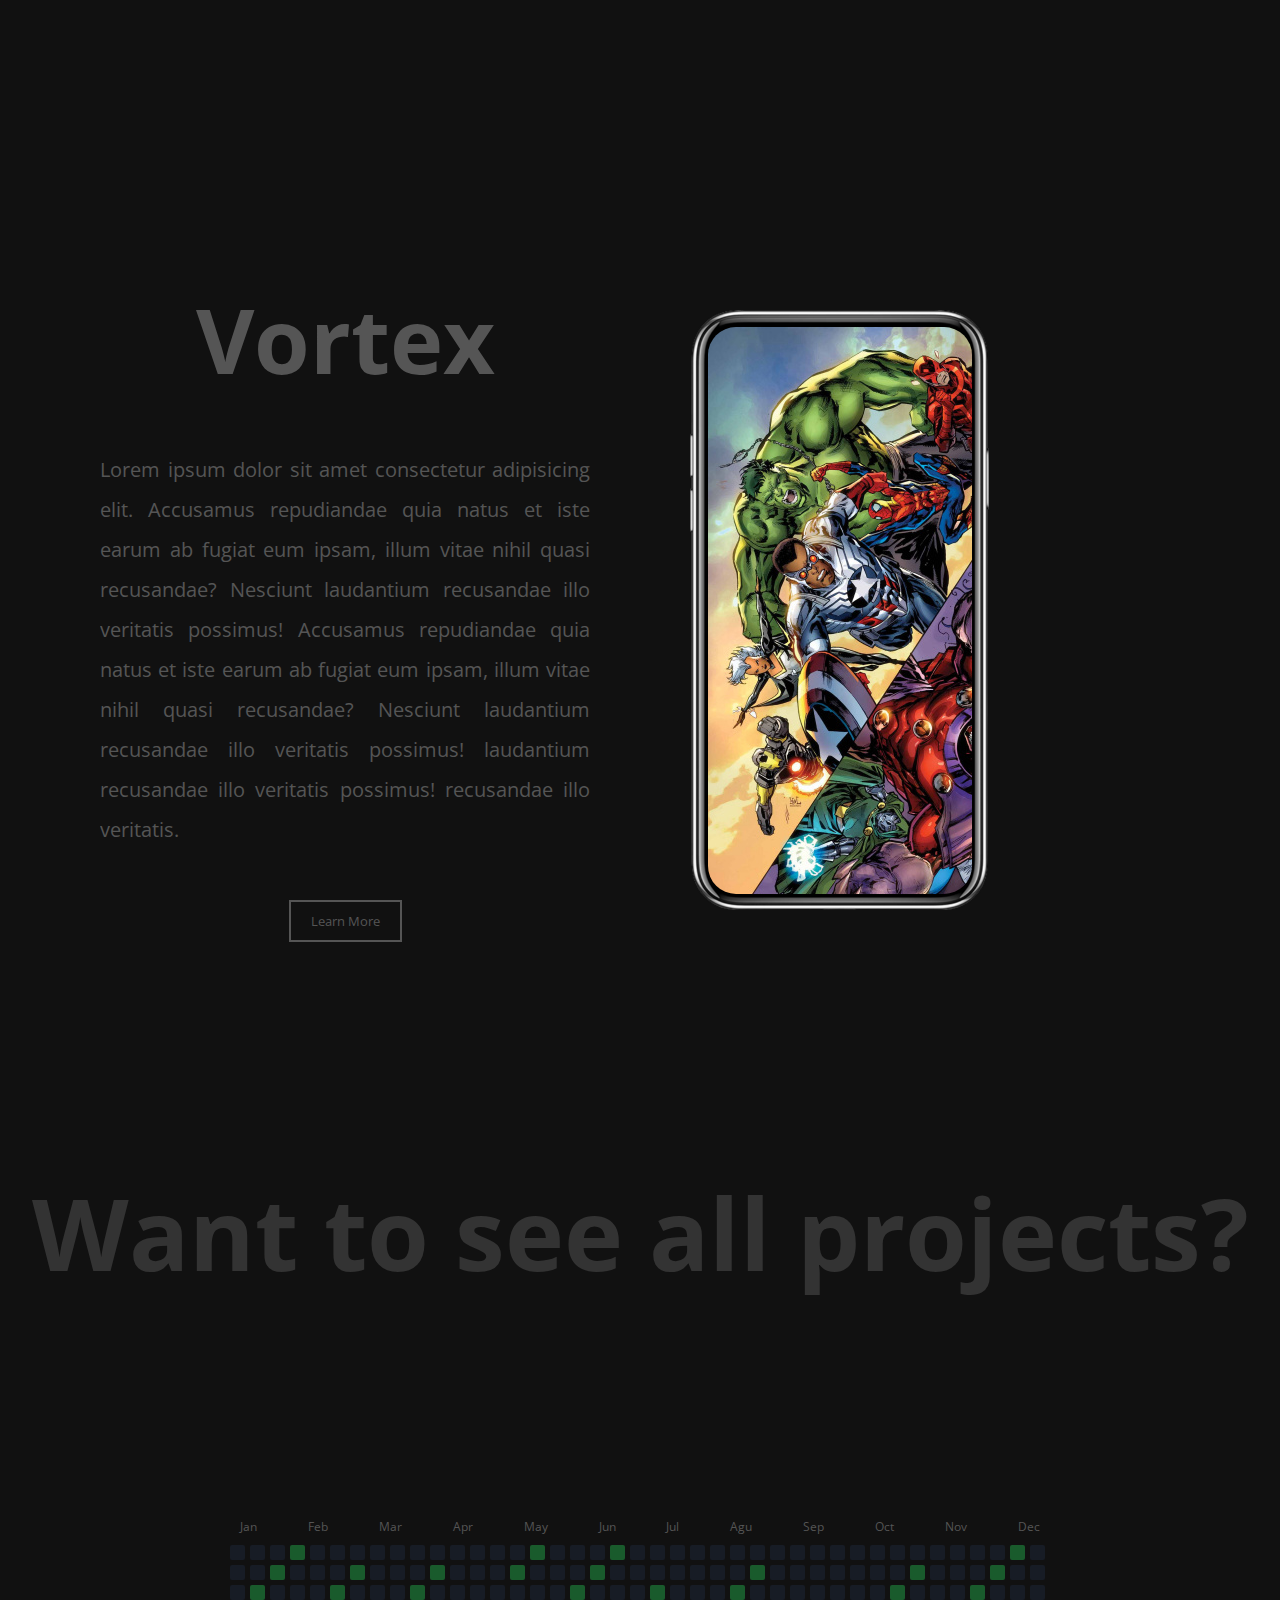
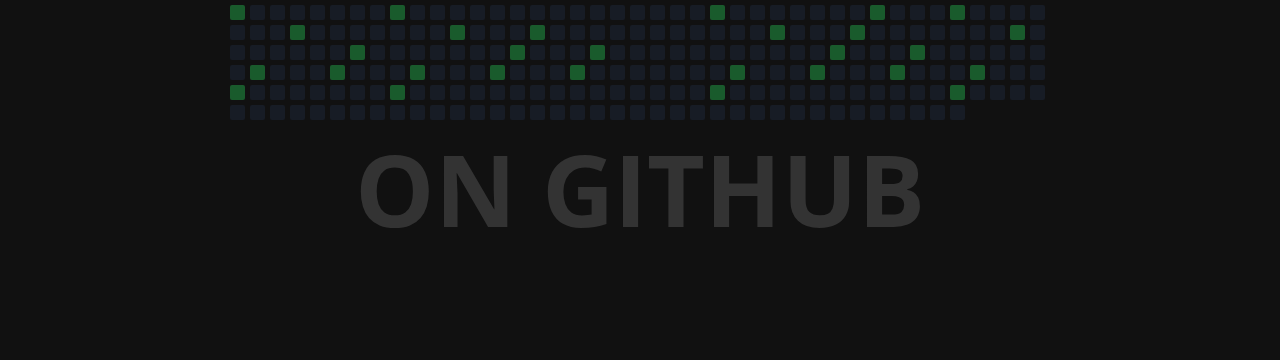
<file: portfolio/index.html>
<html lang="en">
  <head>
    <meta charset="UTF-8" />
    <meta http-equiv="X-UA-Compatible" content="IE=edge" />
    <meta name="viewport" content="width=device-width, initial-scale=1.0" />
    <title>Portfolio Website</title>
    <link rel="stylesheet" href="./style.css" />
    <link
      href="https://fonts.googleapis.com/css2?family=Open+Sans:wght@300;400;500;600;700;800&display=swap"
      rel="stylesheet"
    />
  </head>
  <body>
    <div class="container">
      <!-- INTRODUCTION -->
      <div class="intro">
        <div class="salute">
          <div class="saluteTextContainer">
            <h1 class="saluteText">Hi</h1>
          </div>
          <div class="saluteImgContainer">
            <img src="./img/person.png" alt="" class="saluteImg" />
          </div>
        </div>
        <div class="nameContainer">
          <h2 class="name">I'm Janhvi</h2>
        </div>
        <div class="jobTitleContainer dark">
          <h2 class="jobTitle">a Web Developer</h2>
        </div>
        <div class="jobTitleContainer purple">
          <h2 class="jobTitle">and Designer</h2>
        </div>
      </div>
      <!-- PROJECTS -->
      <div class="projects">
        <h1 class="projectsTitle">Here are some of my projects</h1>
        <div class="project">
          <div class="phone">
            <img src="img/phone.png" alt="" />
            <div class="phoneScreen">
              <img src="img/phoneApp.png" alt="" class="phoneApp" />
            </div>
          </div>
          <div class="projectDetail">
            <h1 class="projectTitle">Vortex</h1>
            <p class="projectDesc">
              Lorem ipsum dolor sit amet consectetur adipisicing elit. Accusamus
              repudiandae quia natus et iste earum ab fugiat eum ipsam, illum
              vitae nihil quasi recusandae? Nesciunt laudantium recusandae illo
              veritatis possimus! Accusamus repudiandae quia natus et iste earum
              ab fugiat eum ipsam, illum vitae nihil quasi recusandae? Nesciunt
              laudantium recusandae illo veritatis possimus! laudantium
              recusandae illo veritatis possimus! recusandae illo veritatis.
            </p>
            <button class="projectButton">Learn More</button>
          </div>
        </div>
        <div class="project">
          <div class="laptop">
            <img src="./img/laptop.png" alt="" />
            <div class="laptopScreen">
              <img src="./img/phoneApp.png" alt="" class="laptopApp" />
            </div>
          </div>
          <div class="projectDetail">
            <h1 class="projectTitle">Vortex</h1>
            <p class="projectDesc">
              Lorem ipsum dolor sit amet consectetur adipisicing elit. Accusamus
              repudiandae quia natus et iste earum ab fugiat eum ipsam, illum
              vitae nihil quasi recusandae? Nesciunt laudantium recusandae illo
              veritatis possimus! Accusamus repudiandae quia natus et iste earum
              ab fugiat eum ipsam, illum vitae nihil quasi recusandae? Nesciunt
              laudantium recusandae illo veritatis possimus! laudantium
              recusandae illo veritatis possimus! recusandae illo veritatis.
            </p>
            <button class="projectButton">Learn More</button>
          </div>
        </div>
        <div class="project">
          <div class="phone">
            <img src="./img/phone.png" alt="" />
            <div class="phoneScreen">
              <img src="./img/phoneApp.png" alt="" class="phoneApp" />
            </div>
          </div>
          <div class="projectDetail">
            <h1 class="projectTitle">Vortex</h1>
            <p class="projectDesc">
              Lorem ipsum dolor sit amet consectetur adipisicing elit. Accusamus
              repudiandae quia natus et iste earum ab fugiat eum ipsam, illum
              vitae nihil quasi recusandae? Nesciunt laudantium recusandae illo
              veritatis possimus! Accusamus repudiandae quia natus et iste earum
              ab fugiat eum ipsam, illum vitae nihil quasi recusandae? Nesciunt
              laudantium recusandae illo veritatis possimus! laudantium
              recusandae illo veritatis possimus! recusandae illo veritatis.
            </p>
            <button class="projectButton">Learn More</button>
          </div>
        </div>
      </div>
      <!-- GITHUB -->
      <div class="githubContainer">
        <h1 class="githubTitle">Want to see all projects?</h1>
        <div class="githubChart">
          <div class="dates">
            <span>Jan</span>
            <span>Feb</span>
            <span>Mar</span>
            <span>Apr</span>
            <span>May</span>
            <span>Jun</span>
            <span>Jul</span>
            <span>Agu</span>
            <span>Sep</span>
            <span>Oct</span>
            <span>Nov</span>
            <span>Dec</span>
          </div>
          <div class="boxContainer"></div>
          <h1 class="githubTitle">ON GITHUB</h1>
        </div>
       
      </div>
    </div>
    <script src="./app.js"></script>
  </body>
</html>
</file>
<file:  2.Tribute Page/style.css>
*{
	margin: 0;
	padding: 0;
	box-sizing: border-box;
}
.container{
	background-color:#FFB37B;
	min-height: 100vh;
	border: 10px solid #470D21;
}
 .content{
	max-width: 900px;
	margin: 0 auto;
}

.header {
	margin-top: 80px;
	display: flex;
	justify-content: space-between;
	align-items: flex-end;
}

#title{
	font-size: 50px;
	font-weight: bold;
	color: #470D21;
	text-transform: uppercase;
 }
#years {
	text-align: end;
	color: #470D21;
	font-size: 30px;
}
.image{
	border-radius: 50%;
	overflow: hidden;
}
.image img{
	width: 300px;
	height: 320px;
}
.about{
	margin-top: 50px;
}
#sub_title{
	font-size: 70px;
	font-weight: 400;
	margin-bottom: 20px;
}
.about p{
	font-size: 20px;
	line-height: 30px;
	letter-spacing: 1.2px;
	text-align: justify;
}
.end{
  margin-top: 50px;
}
#last_title{
  margin-bottom: 20px;
}
.end ul{
	margin-left: 50px;
}
.end li{
	margin-bottom: 15px;
}
.footer{
	margin: 50px 0;
}
.footer p{
	text-align: end;
}
</file>
<file: 1.Job application form/style.css>
*{
	margin: 0;
	padding: 0;
	box-sizing: border-box;
}
body{
	font-family: open sans,sans-serif;
	background-color:#405263;
}
.container{
	max-width: 900px;
	/* up-down || left-right */
	margin: 0 auto;
}
.header{
	max-width: 600px;
	padding: 20px;
	background-color: white;
    margin: 0 auto;
	margin-top: 50px;
	/* x || y || z */
	box-shadow: 4px 3px 5px #0000;
	border-radius: 10px;
}
.content{
	margin-top: 20px;
	display: grid;
	grid-template-columns: repeat(auto-fit,minmax(200px,1fr));
	gap: 20px;
}
.first{
	display: flex;
	flex-direction: column;
}
label{
	font-size: 15 px;
	margin-bottom: 5px;
}
input , select , textarea{
	padding:6px 10px;
	border: 1px solid #ccc;
	border-radius: 3px;
	font-size: 15px;
}
input:focus{
	outline-color: #748DA6;
}
.btn-container{
	display: flex;
	justify-content: flex-end;
margin-top: 20px;
}
button{
	padding: 5px 10px;
	font-size: 15px;
	background-color: #405263;
	border: transparent solid 2px;
	color: white;
	border-radius: 10px;
	transition: 0.3s ease-in;
}
button:hover{
	 background-color: #ccc;
	 border: 2px solid black;
	 color: black;
	 transition: 0.3s ease-out;
	 cursor: pointer;
}
.Address{
	 grid-column: 1/span 2;
}
.Address textarea{
	width: 100%;
}
@media(max-width: 460px){
	.Address{
		grid-column: 1/span 1;
   }	
};
</file>
<file: 4.landing page/style.css>
* {
	margin: 0;
	padding: 0;
	box-sizing: border-box;
}

body {
	font-family: 'Open Sans', sans-serif;
}
header{
	height: 100px;
	display: flex;
	justify-content: space-around;
	align-items: center;
}
.logo{
	width: 30%;
	height: 200px;
  }
  
  .logo img {
	margin-top: 80px;
	margin-left: 30px;
	max-width: 15%;
	height: auto;
	display: block;
  }
  

ul{
	display: flex;
	justify-content: space-evenly;
	list-style-type: none;
}
ul li a{
	padding: 0 20px;
	text-decoration: none;
	color:rgb(113, 46, 32) ;
	display: inline-block;
}
li a::after{
	content: '';
	display: block;
	height: 4px;
	width: 0;
	background-color: rgb(163, 70, 53);
	transition: all 0.5s;
}
li a:hover::after{
	width: 100%;
}
main{
	display: flex;
	 height: calc(100vh - 100px);
	 /* vertical  */
	 align-items: center;  
	 /* horizontal */
	 justify-content: center;
}
.bg-image{
	max-width: 670px;
	height: auto;
}
.content-left{
	width: 30%;
}
main h1{
	font-size: 54px;
	color: rgb(156, 40, 40);
	text-transform: uppercase ;
}
main h2{
	font-size: 25px;
	color: rgb(136, 68, 68);
	font-weight: 400;
	text-transform: uppercase;
	letter-spacing: 8px;
}
main p{
	font-size: 14px;
	font-weight: 400;
	color: rgb(165, 115, 113);
	line-height: 31.5px;
	margin: 30px 0;
}
.cta{
	padding: 15px 30px;
	background: rgb(216, 193, 193);
	color: rgb(96, 59, 46);
	outline: none;
	border: none;
	font-weight: 700;
	text-transform: uppercase;
	border-radius: 50px;
}
</file>
<file: 6.Weather api template/style.css>
* {
	margin: 0;
	padding: 0;
	box-sizing: border-box;
}

body {
	font-family: 'Stylish', sans-serif;
	background: url(images/bgm.jpg);
	background-size: cover;
	display: flex;
	flex-direction: column;
	justify-content: center;
	align-items: center;
	text-align: center;

}

header {
	height: 50px;
	background-color: #3E065F;
	display: flex;
	justify-content: center;
	align-items: center;
	font-size: 14px;
	color: #C996CC;
	width: 100%;
}

.box {
	height: 80%;
	width: 50%;

}

.location {
	color: #3E065F;
	margin-top: 90px;
	text-align: right;
}

.main {
	background-color: #3E065F;
	border-radius: 20px;
	height: 280px;
	color: #C996CC;
	margin-top: 20px ;
	display: flex;
	flex-direction: row;
}

.card .logo {
	height: 100%;
	border-top-left-radius: 20px;
	border-bottom-left-radius: 20px;
}
.container{
	margin: 50px;
}

.container h1 {
	font-style: italic;
}

.container p {
	font-size: 20px;
	letter-spacing: 2px;
	line-height: 30px;
}
</file>
<file: 8.Parallex/style.css>
html , body{
	height: 100%;
	margin: 0;
	font-size: 16px;
	font-family: 'Lato' ,sans-serif;
	font-weight: 400;
	line-height: 1.8em;
	color: #666;
}
.img1{
	background-image: url(images/img1.jpg);
	min-height: 100%;
}
.img2{
	background-image: url(images/img2.jpg);
	min-height: 500px;
}
.img3{
	background-image: url(images/img3.jpg);
	min-height: 500px ;
}
.img4{
	background-image: url(images/img4.jpg);
	min-height: 100%;
}
.img1 , .img2 , .img3 ,.img4{
	position: relative;
	background-position: center;
	background-size: cover;
	background-repeat: no-repeat;
	background-attachment: fixed;
}
.text{
	position: absolute;
	top: 40%;
	text-align: center;
	width: 100%;
	color: bisque;
	font-size: 30px;
	letter-spacing: 8px;
	text-transform: uppercase;
}
 .one{
	padding: 50px 80px;
	text-align: center;
 }
 .light{
	background-color: #091353;
	color: #E9D5DA;
 }
 .dark{
	background-color: #091353;
	color: #E9D5DA;
 }
</file>
<file: 9.pricing panel/style.css>
html {
	font-family: 'open-sans', sans-serif;
	box-sizing: border-box;
}

body {
	background-color: rgb(83, 210, 207);
	display: flex;
	justify-content: center;
	align-items: center;
	min-height: 100vh;
}

.panel {
	background-color: white;
	border-radius: 10px;
	padding: 10px 25px;
	width: 100%;
	max-width: 960px;
	display: flex;
	flex-direction: column;
	text-align: center;
	text-transform: uppercase;
}

.pricing-plan {
	border-bottom: 1px solid rgb(157, 208, 212);
}

.pricing-plan:last-child {
	border-bottom: none;
}

.pricing-image {
	margin-bottom: 25px;
	max-width: 100%;
}

.pricing-header {
	color: #888;
	font-weight: 600;
	letter-spacing: 1px;
}

pricing-features {
	margin: 50px 0 25px;
	color: #016ff9;
}

.pricing-features-items {
	font-weight: 600;
	letter-spacing: 1px;
	font-size: 12px;
	line-height: 1.5;
	padding: 15px 0;
	border-top: 1px solid #e1f1ff;

}

.pricing-features-items:last-child {
	border-bottom: 1px solid #e1f1ff;
}

.pricing-price {
	color: #016ff9;
	display: block;
	font-size: 32px;
	font-weight: 700;
}

.pricing-button {
	border: 1px solid #e1f1ff;
	border-radius: 10px;
	color: #016ff9;
	display: inline-block;
	padding: 15px 35px;
	text-decoration: none;
	margin: 25px 0;
	transition: background-color 200ms ease-in-out;
}

.pricing-button:hover,
.pricing-button:focus {
	background-color: #e1f1ff;
}
</file>
<file: Food Page/style.css>
*{
	margin: 0;
	padding: 0;
	box-sizing: border-box;
}
body{
	font-family: 'PT Sans Caption', sans-serif;

}
/* utility classes */
.image{
	max-width: 100%;
}
.header{
	background-image: url(images/img1.jpg);
	min-height: 100vh;
	background-position: center;
	background-size: cover;
	background-repeat: no-repeat;
	position: relative;
}
.wrapper{
	color: #ccc;
	position: absolute;
	top: 40%;
	left: 50%;
	transform: translate(-50%,-50%);
}
.wrapper h1{
	font-size: 3em;
	font-weight: 400;
	margin-bottom: 10px;
	text-align: center;
	color: #708ca4;
}
.wrapper p{
	display: inline-block;
	margin-top: 7px;
	color: #C3DBD9;
}
.form_code{
	text-align: center;
	margin-top: 30px;
}
.form_code .input{
	/* display: block; */
	width: 50%;
	text-align: center;
	padding: 5px 9px 5px 9px;
	border-radius: 10px;
	border: none;
	outline: none;
}
.form_code .btn{
	width: 18%;
	margin-top: 13px;
	padding: 4px 7px 4px 7px;
	font-size: 12px;
	background-color: rgb(113, 83, 83);
	color: #ccc;
	border: none;
	border-radius: 10px;
}
.btn:hover{
	background-color: #ccc;
	color: rgb(147, 111, 111);
}

.content{
	width: 90%;
	margin-top:20px ;
	margin-left: auto;
	margin-right: auto;
	box-shadow: 10px 5px 5px #968C83;
}
.container{
	float: left;
	width: 32%;
	margin-left: 20px;
	background-color: #C1A3A3;
}
.container:first-of-type{
	margin-left: 0;
}
.title{
	text-align: center;
	color:#4C0027;

}
.info{
	margin-top: 10px;
	text-align: center;
	color: #7D1935;
}
.order{
	display: block;
	width: 40%;
	margin:20px auto 20px auto ;
	padding: 4px 7px 4px 7px;
	font-size: 18px;
	background-color: rgb(113, 83, 83);
	color: #F7DAD9;
	border: none;
	border-radius: 10px;
}
.order:hover{
	background-color: #4C0027;
	color: #968C83;
}

@media screen and (max-width: 700px){
	.container{
		width: 100%;
		float: none;
	}
}
</file>
<file: my/style.css>
@import url('https://fonts.googleapis.com/css2?family=Bodoni+Moda:ital@1&display=swap');
*{
    padding: 0;
    margin: 0;
    font-family: 'Bodoni Moda', serif;
}
body{
    height: 100vh;
    background: linear-gradient(rgba(0, 0, 0, 0.5),rgba(0, 0, 0, 0.5)),url(bda.gif);
    background-position: center;
    background-repeat: no-repeat;
    background-size: cover;
}
.container{
    perspective: 1000px;
}
.card{
    width: 250px;
    height: 340px;
    position: absolute;
    top: 100px;
    left: 100px;
    transition: 2s;
    transform-style: preserve-3d;
}
.card:hover{
    transform: rotateY(180deg);
}
.block{
    position: absolute;
    top:200px;
    right: 600px;
    perspective: 900px;
}
.outside,.inside{
    width: 100%;
    height: 100%;
    border-radius: 20px;
    text-align: center;
    padding: 1.5rem;
}
.outside{
    background-color: rgb(31, 30, 28);
    color: aliceblue;
    box-shadow: inset 0 5px 10px rgba(0,0,0,0.5);
    position: absolute;
    backface-visibility:hidden;
}
.outside h1{
    font-size: 3rem;
    font-weight: bold;
    color: rgb(118, 73, 73);
    margin-bottom: 30px;
}
.inside{
    background-color: rgb(255, 255, 255);
    box-shadow: inset 0 5px 10px rgba(0,0,0,0.5);
    /* transform: rotateY(180deg); */
}
.inside h3{
    font-size: 1.2rem;
    font-weight: bold;
    margin-top: 20px;
}
.frames{
    width: 400px;
    height: 150px;
    box-shadow: 0 5px 10px rgba(255, 255, 255, 0.5);
    display: flex;
    align-items: center;
    justify-content: space-around;
    padding: 0 0.8rem;

    transform: rotateY(-230deg) rotateX(20deg);
    position: absolute;
}
.frames img{
    width: 125px;
    height: 125px;
    border-radius: 50%;
    box-shadow: 0 5px 10px rgba(0,0,0,0.5);
}
.frames p{
   font-size: 20px;
   font-weight: bold;
   transform: rotateY(180deg);
}
.frames:nth-child(1)
{
    top:-110px;
    z-index: -1;
    background-color: rgb(0, 0, 0);
    color: white;
}
.frames:nth-child(2){
    background-color: rgb(31, 30, 27);
   
    color: white;
}
.frames:nth-child(3)
{
    top:100px;
    background-color: rgb(43, 41, 40);
    color: white;
}
</file>
<file: portfolio/style.css>
* {
    padding: 0;
    margin: 0;
    font-family: "Open Sans", sans-serif;
  }
  
  .container {
    background-color: #111;
    overflow: hidden;
  }
  
  .salute {
    height: 100vh;
    display: flex;
    align-items: center;
    overflow: hidden;
  }
  
  .saluteTextContainer {
    flex: 3;
  }
  
  .saluteImgContainer {
    flex: 1;
  }
  
  .saluteText {
    color: #333;
    font-size: 60vw;
    cursor: default;
  }
  
  .saluteImg {
    width: 100%;
  }
  
  .nameContainer {
    height: 100vh;
    background-color: rebeccapurple;
  }
  
  .name {
    font-size: 20vw;
    color: #333;
    cursor: default;
    text-align: center;
    line-height: 100vh;
  }
  
  .jobTitleContainer {
    height: 100vh;
  }
  
  .dark {
    background: url("./img/bg1.png");
  }
  .purple {
    background: rebeccapurple url("./img/bg2.png");
  }
  
  .jobTitle {
    font-size: 10vw;
    color: #333;
    line-height: 100vh;
    cursor: default;
  }
  
  .projects {
    display: flex;
    flex-direction: column;
    gap: 30vh;
    padding: 0px 100px;
  }
  
  .projectsTitle {
    font-size: 10vw;
    color: #333;
  }
  
  .project {
    display: flex;
    align-items: center;
    gap: 100px;
    height: 100vh;
    overflow: hidden;
  }
  
  .project:nth-child(2n) {
    flex-direction: row-reverse;
  }
  
  .phone {
    flex: 1;
    width: 300px;
    height: 600px;
    position: relative;
  }
  
  .phoneScreen {
    width: 264px;
    height: 567px;
    position: absolute;
    top: 17px;
    left: 18px;
    border-radius: 28px;
    overflow: scroll;
  }
  
  .phoneScreen::-webkit-scrollbar {
    display: none;
  }
  
  /* .phoneApp {
    width: 100%;
  } */
  
  .projectDetail {
    flex: 1;
    display: flex;
    flex-direction: column;
    gap: 50px;
    align-items: center;
  }
  
  .projectTitle {
    font-size: 7vw;
    color: #555;
  }
  
  .projectDesc {
    font-size: 20px;
    color: #555;
    text-align: justify;
    line-height: 40px;
  }
  
  .projectButton {
    padding: 10px 20px;
    background-color: transparent;
    border: 2px solid #555;
    color: #555;
    cursor: pointer;
    position: relative;
    overflow: hidden;
  }
  
  .projectButton::after {
    content: "View Demo";
    width: 100%;
    height: 100%;
    position: absolute;
    top: 0;
    left: -100%;
    transition: 1s all;
    display: flex;
    align-items: center;
    justify-content: center;
    background-color: #555;
    color: #222;
  }
  
  .projectButton:hover.projectButton::after {
    transform: translateX(100%);
  }
  
  .laptop {
    width: 600px;
    height: 379px;
    flex: 1;
    position: relative;
  }
  
  .laptopScreen {
    width: 451px;
    height: 283px;
    position: absolute;
    top: 18px;
    left: 68px;
    overflow: scroll;
  }
  
  .laptopApp {
    width: 100%;
  }
  
  .laptopScreen::-webkit-scrollbar {
    display: none;
  }
  
  .githubContainer {
    height: 100vh;
    display: flex;
    flex-direction: column;
    align-items: center;
    justify-content: space-around;
  }
  
  .githubTitle {
    font-size: 100px;
    color: #333;
  }
  
  .githubChart {
    width: 820px;
    text-align: center;
  }
  
  .dates {
    padding: 10px;
    color: #555;
    font-size: 12px;
    display: flex;
    justify-content: space-between;
  }
  
  .boxContainer {
    display: flex;
    flex-wrap: wrap;
    gap: 5px;
  }
  
  .box {
    width: 15px;
    height: 15px;
    background-color: #171c25;
    border-radius: 2px;
    cursor: pointer;
    transition: 3s all ease;
  }
  
  .active:nth-child(4n) {
    background-color: #195b2c;
  }
  
  .githubChart:hover .active:nth-child(2n+1){
    background-color: #195b2c;
  }
  .githubChart:hover .active:nth-child(2n){
    background-color: #063f24;
  }
  
  .githubSm{
    display: none;
  }
  
  @media screen and (max-width:1024px) {
  
    .projects{
      padding: 0 30px;
      text-align: center;
    }
  
    .project{
      flex-direction: column;
      height: max-content;
    }
    .project:nth-child(2n){
      flex-direction: column;
    }
  
    .phone,.laptop{
      transform: none !important;
    }
    
    .githubChart{
      display: none;
    }
  
    .githubTitle{
      text-align: center;
      font-size: 10vw;
    }

  }
</file>
